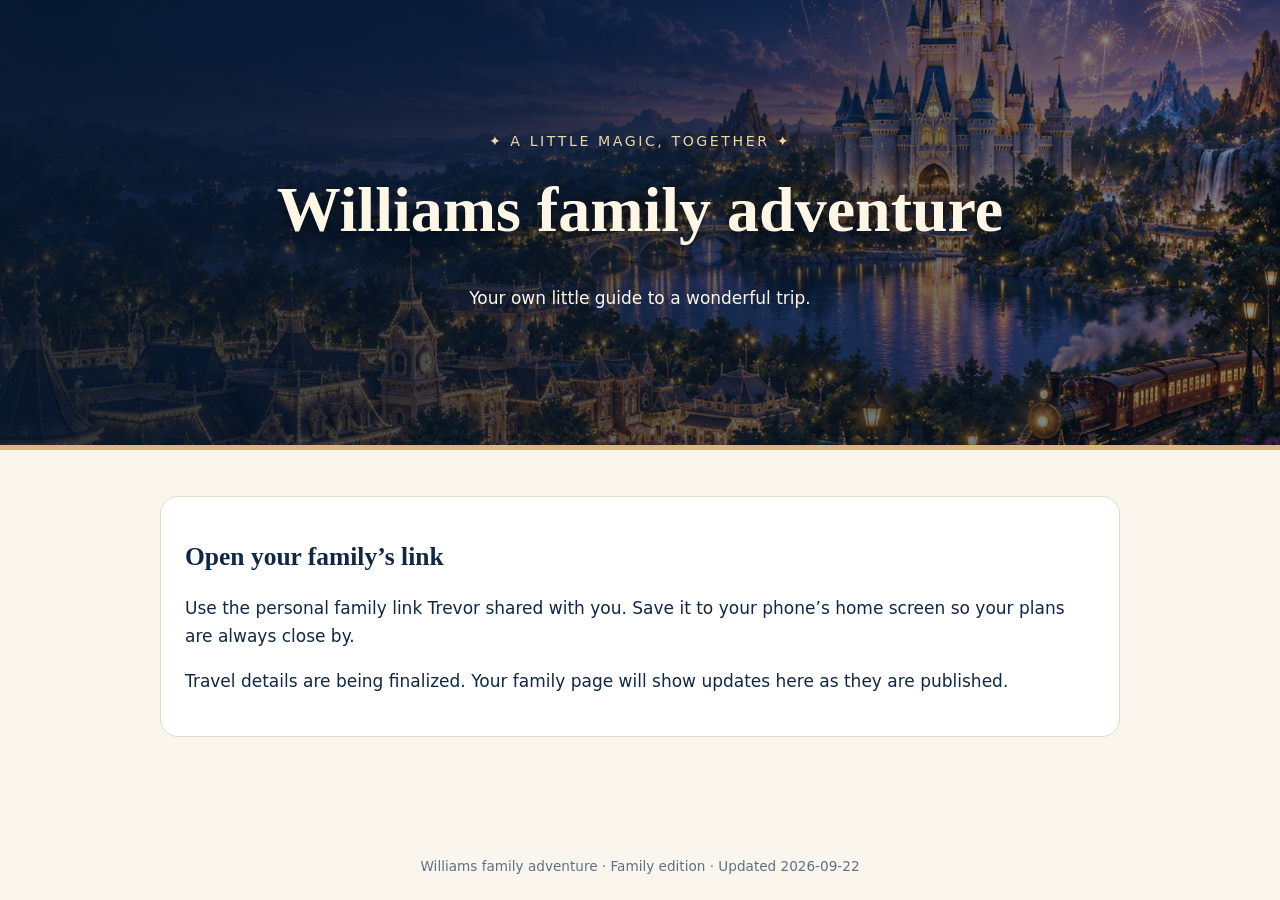
<file: index.html>
<!doctype html><html lang="en"><head><meta charset="utf-8"><meta name="viewport" content="width=device-width,initial-scale=1"><meta name="robots" content="noindex,nofollow"><title>Your family adventure · Williams family trip</title><link rel="stylesheet" href="style.css?v=art3"></head><body><header><small>✦ A little magic, together ✦</small><h1>Williams family adventure</h1><p>Your own little guide to a wonderful trip.</p></header><main><section><h2>Open your family’s link</h2><p>Use the personal family link Trevor shared with you. Save it to your phone’s home screen so your plans are always close by.</p><p>Travel details are being finalized. Your family page will show updates here as they are published.</p></section></main><footer>Williams family adventure · Family edition · Updated 2026-09-22</footer></body></html>
</file>
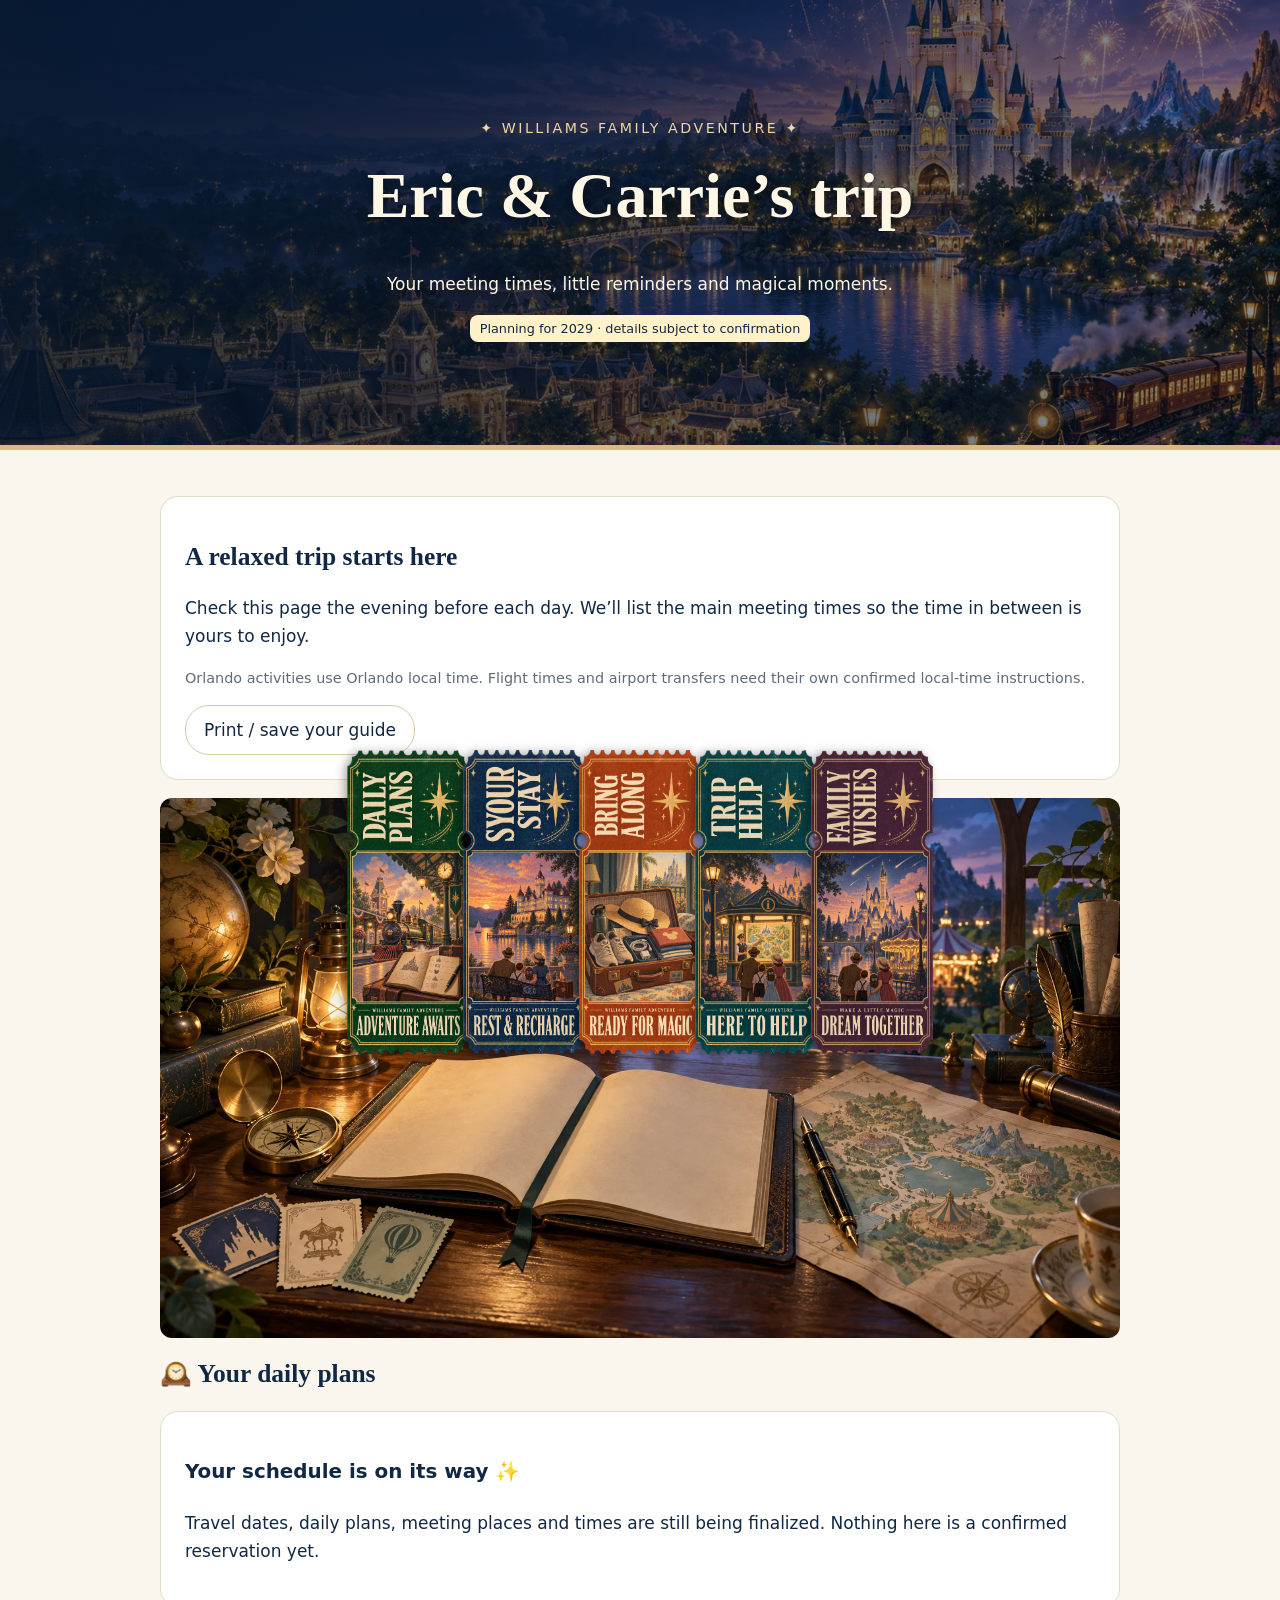
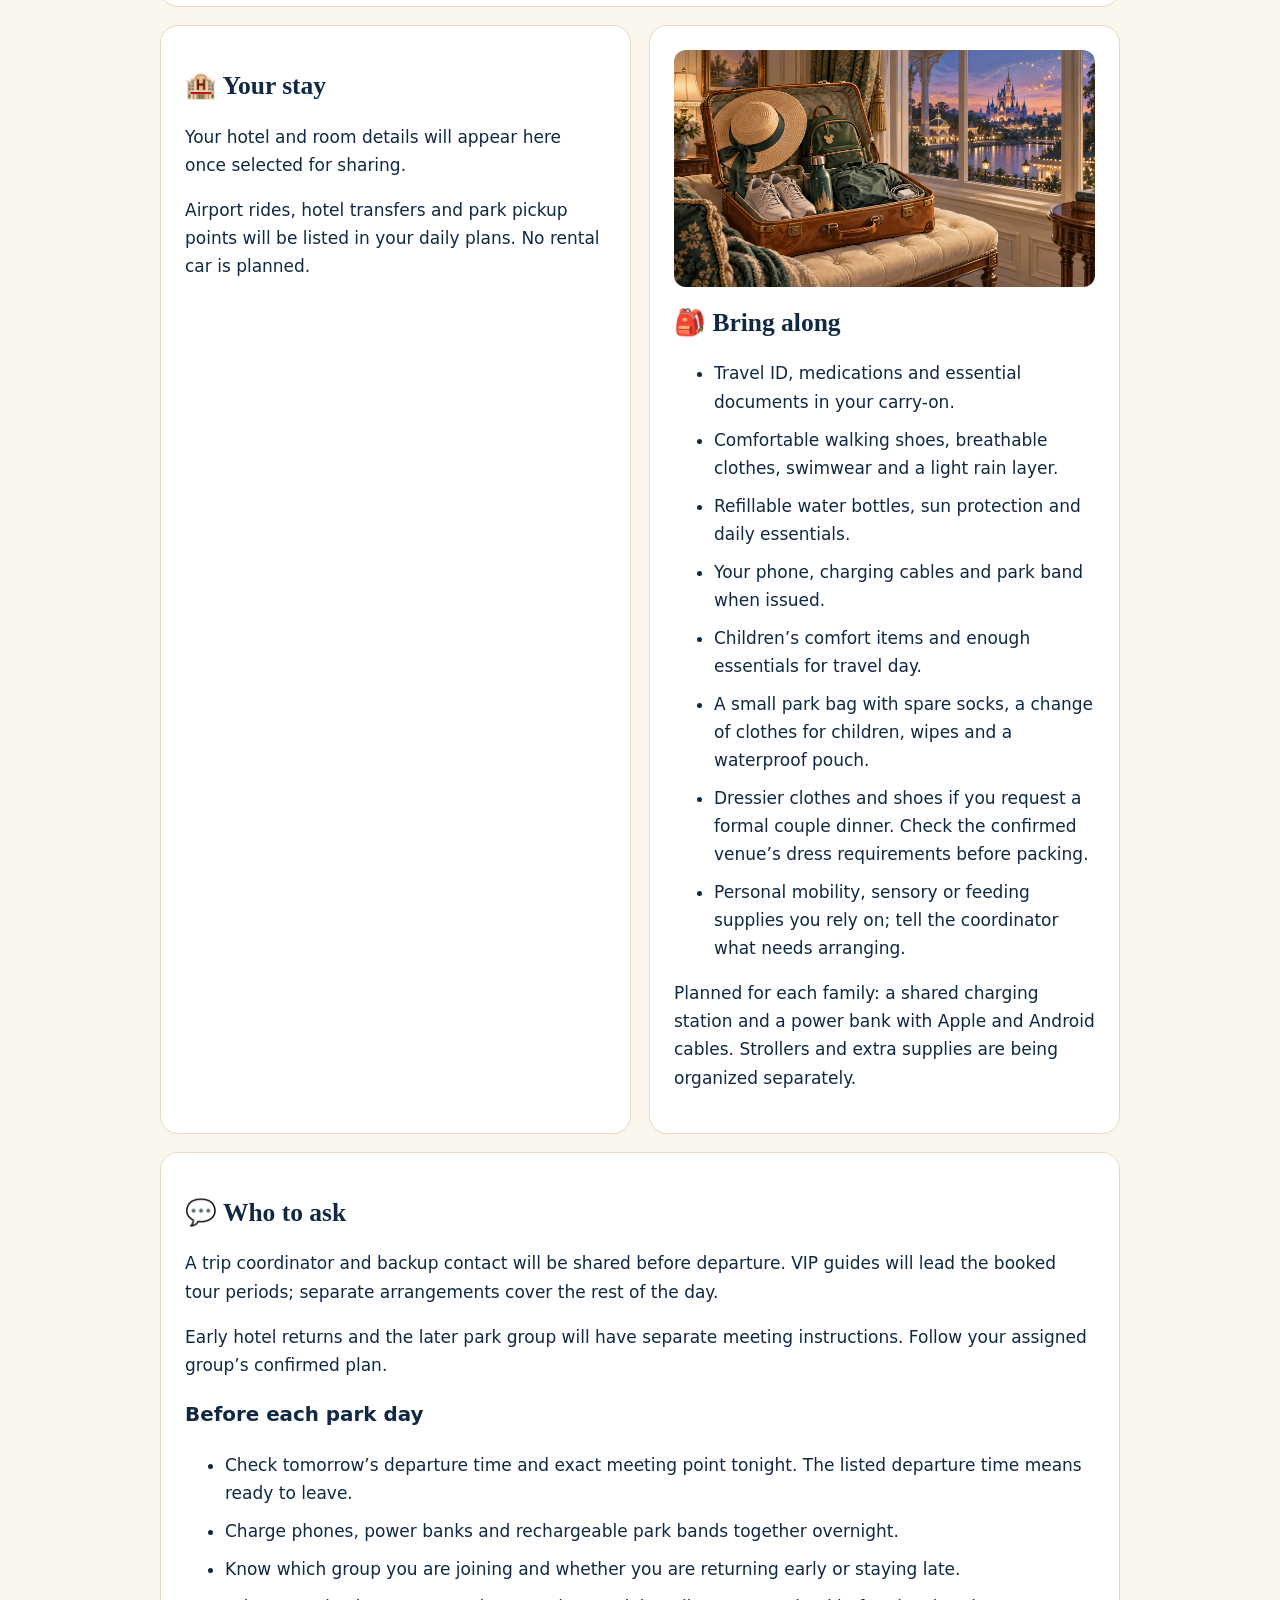
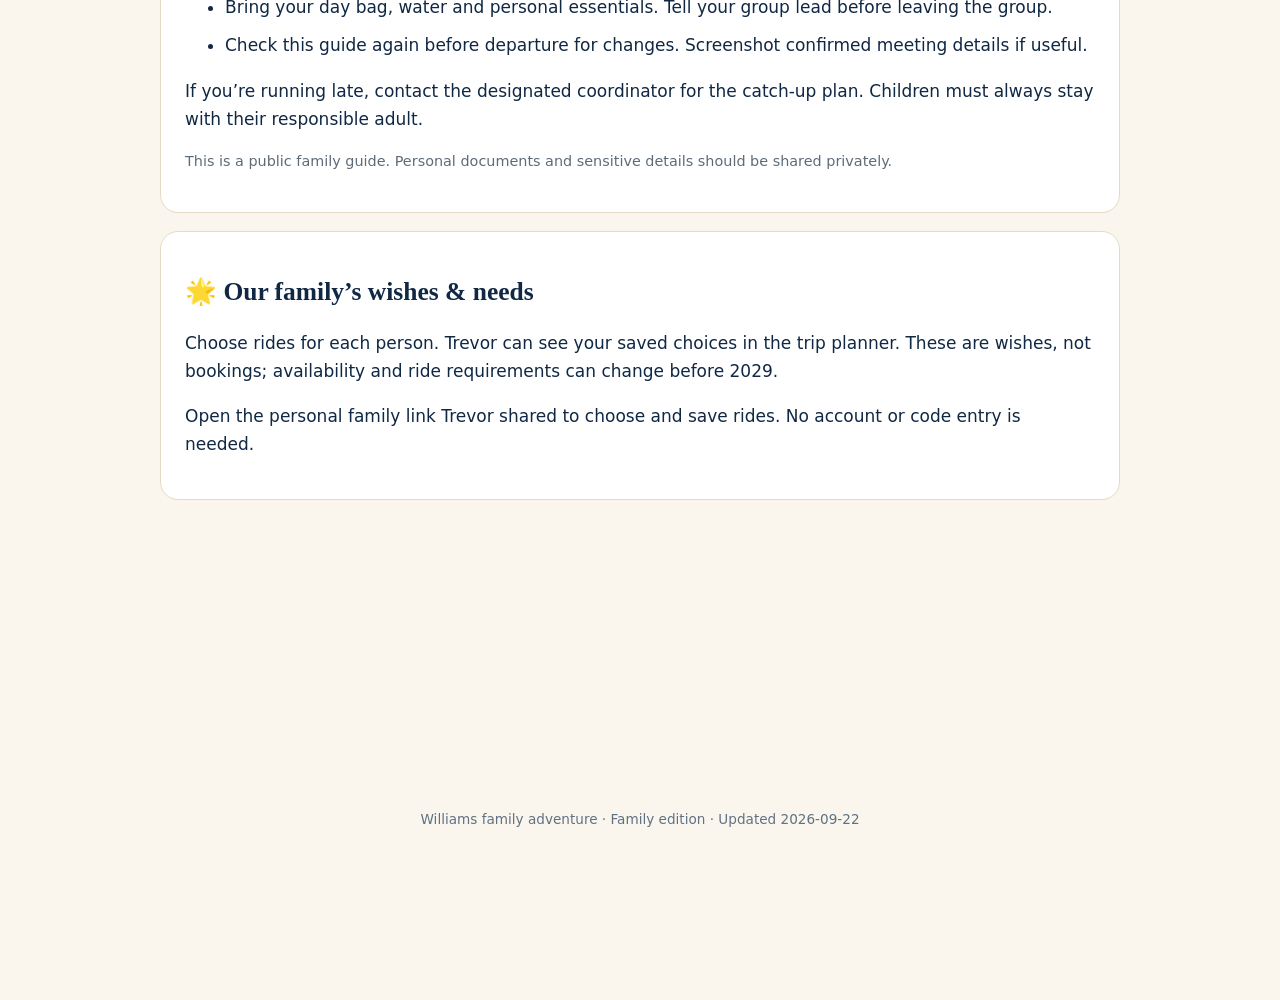
<file: Eric/index.html>
<!doctype html><html lang="en"><head><meta charset="utf-8"><meta name="viewport" content="width=device-width,initial-scale=1"><meta name="robots" content="noindex,nofollow"><title>Eric &amp; Carrie · Williams family trip</title><link rel="stylesheet" href="../style.css?v=art3"><link rel="stylesheet" href="../tickets.css"></head><body><header><small>✦ Williams family adventure ✦</small><h1>Eric &amp; Carrie’s trip</h1><p>Your meeting times, little reminders and magical moments.</p><span class="badge" style="color:#102844">Planning for 2029 · details subject to confirmation</span></header><main><section><h2>A relaxed trip starts here</h2><p>Check this page the evening before each day. We’ll list the main meeting times so the time in between is yours to enjoy.</p><p class="muted">Orlando activities use Orlando local time. Flight times and airport transfers need their own confirmed local-time instructions.</p><button onclick="document.querySelectorAll('details').forEach(d=>d.open=true);window.print()">Print / save your guide</button></section><div id="days"><img class="guide-art" src="../art/planning-desk.webp" alt="Storybook travel journal overlooking a magical park" loading="lazy" width="1672" height="941"><h2>🕰️ Your daily plans</h2><section><h3>Your schedule is on its way ✨</h3><p>Travel dates, daily plans, meeting places and times are still being finalized. Nothing here is a confirmed reservation yet.</p></section></div><div class="grid"><section id="stay"><h2>🏨 Your stay</h2><p>Your hotel and room details will appear here once selected for sharing.</p><p>Airport rides, hotel transfers and park pickup points will be listed in your daily plans. No rental car is planned.</p></section><section id="pack"><img class="guide-art" src="../art/ready-for-magic.webp" alt="Storybook illustration of a suitcase packed for adventure" loading="lazy" width="1672" height="941"><h2>🎒 Bring along</h2><ul><li>Travel ID, medications and essential documents in your carry-on.</li><li>Comfortable walking shoes, breathable clothes, swimwear and a light rain layer.</li><li>Refillable water bottles, sun protection and daily essentials.</li><li>Your phone, charging cables and park band when issued.</li><li>Children’s comfort items and enough essentials for travel day.</li><li>A small park bag with spare socks, a change of clothes for children, wipes and a waterproof pouch.</li><li>Dressier clothes and shoes if you request a formal couple dinner. Check the confirmed venue’s dress requirements before packing.</li><li>Personal mobility, sensory or feeding supplies you rely on; tell the coordinator what needs arranging.</li></ul><p>Planned for each family: a shared charging station and a power bank with Apple and Android cables. Strollers and extra supplies are being organized separately.</p></section></div><section id="help"><h2>💬 Who to ask</h2><p>A trip coordinator and backup contact will be shared before departure. VIP guides will lead the booked tour periods; separate arrangements cover the rest of the day.</p><p>Early hotel returns and the later park group will have separate meeting instructions. Follow your assigned group’s confirmed plan.</p><h3>Before each park day</h3><ul><li>Check tomorrow’s departure time and exact meeting point tonight. The listed departure time means ready to leave.</li><li>Charge phones, power banks and rechargeable park bands together overnight.</li><li>Know which group you are joining and whether you are returning early or staying late.</li><li>Bring your day bag, water and personal essentials. Tell your group lead before leaving the group.</li><li>Check this guide again before departure for changes. Screenshot confirmed meeting details if useful.</li></ul><p>If you’re running late, contact the designated coordinator for the catch-up plan. Children must always stay with their responsible adult.</p><p class="muted">This is a public family guide. Personal documents and sensitive details should be shared privately.</p></section></main><footer>Williams family adventure · Family edition · Updated 2026-09-22</footer><script src="../tickets.js?v=art2"></script><script type="module" src="../family-choices.js?v=sync1"></script></body></html>
</file>
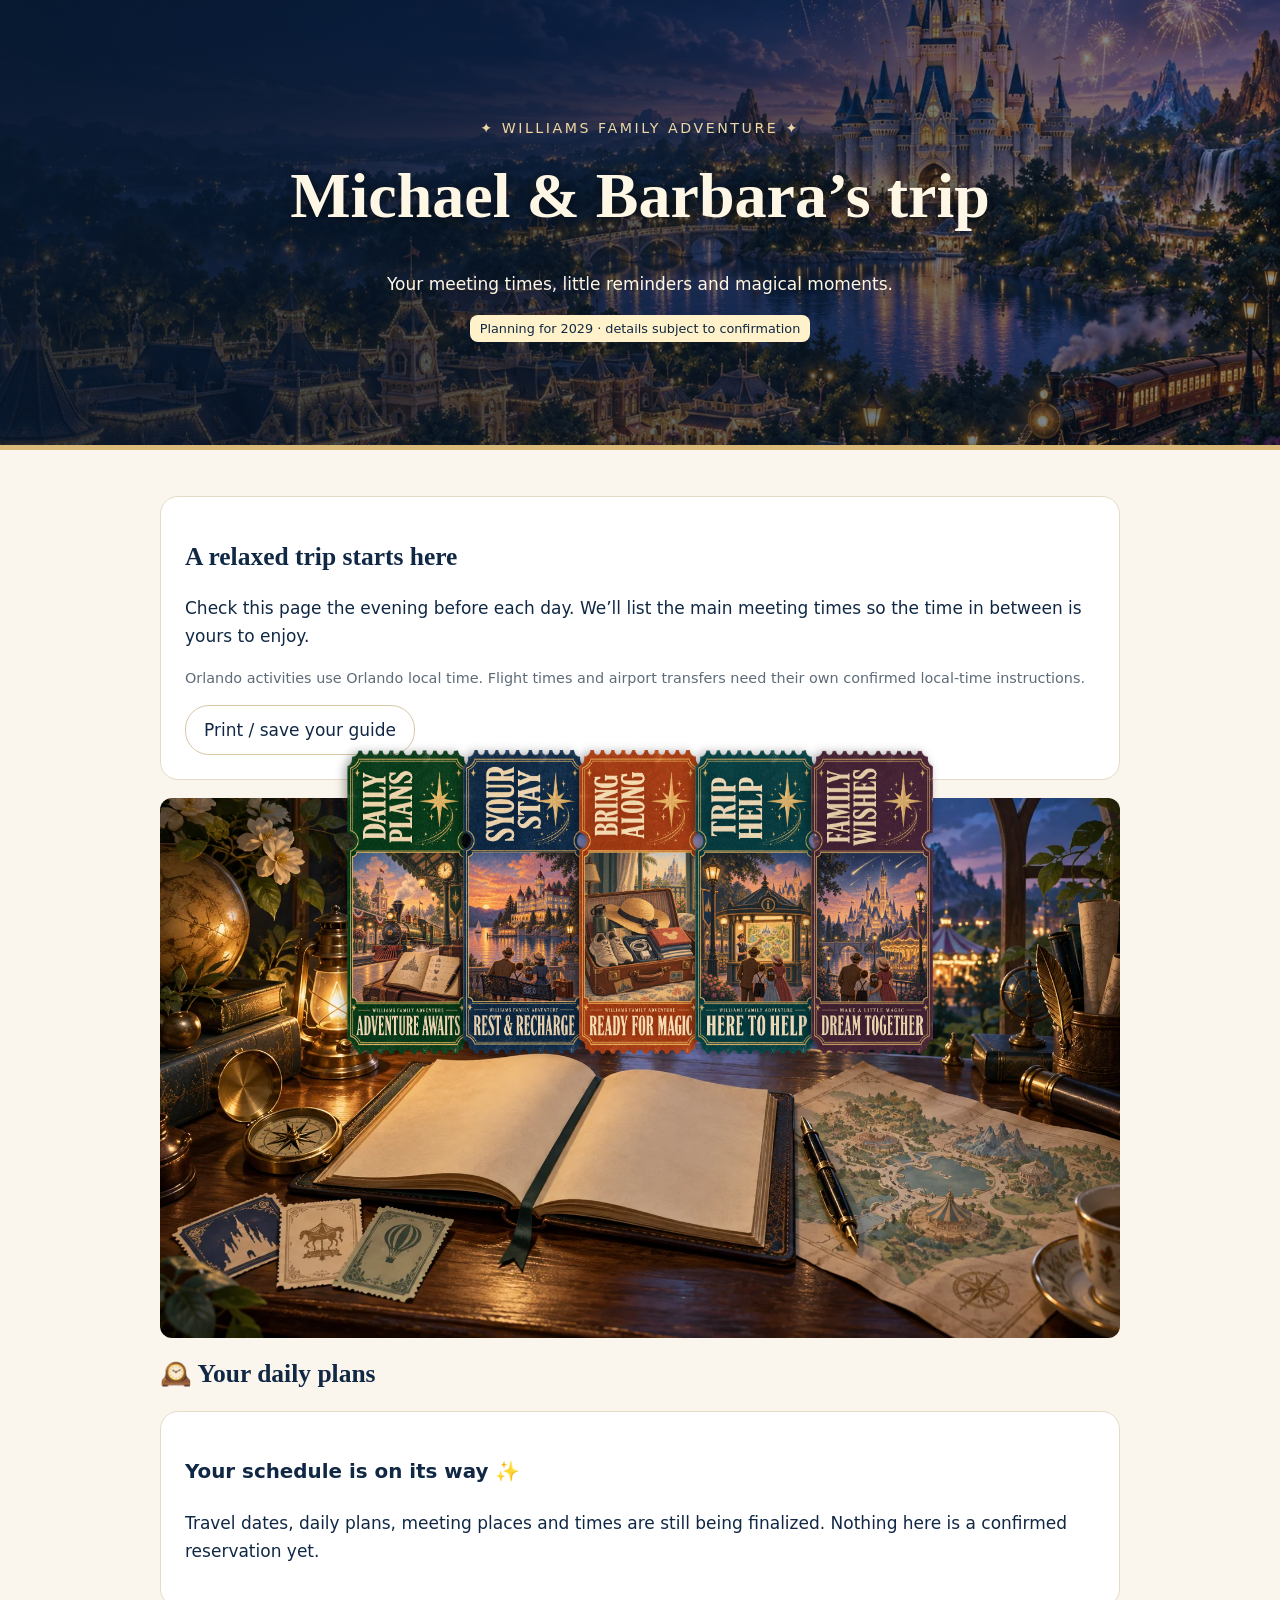
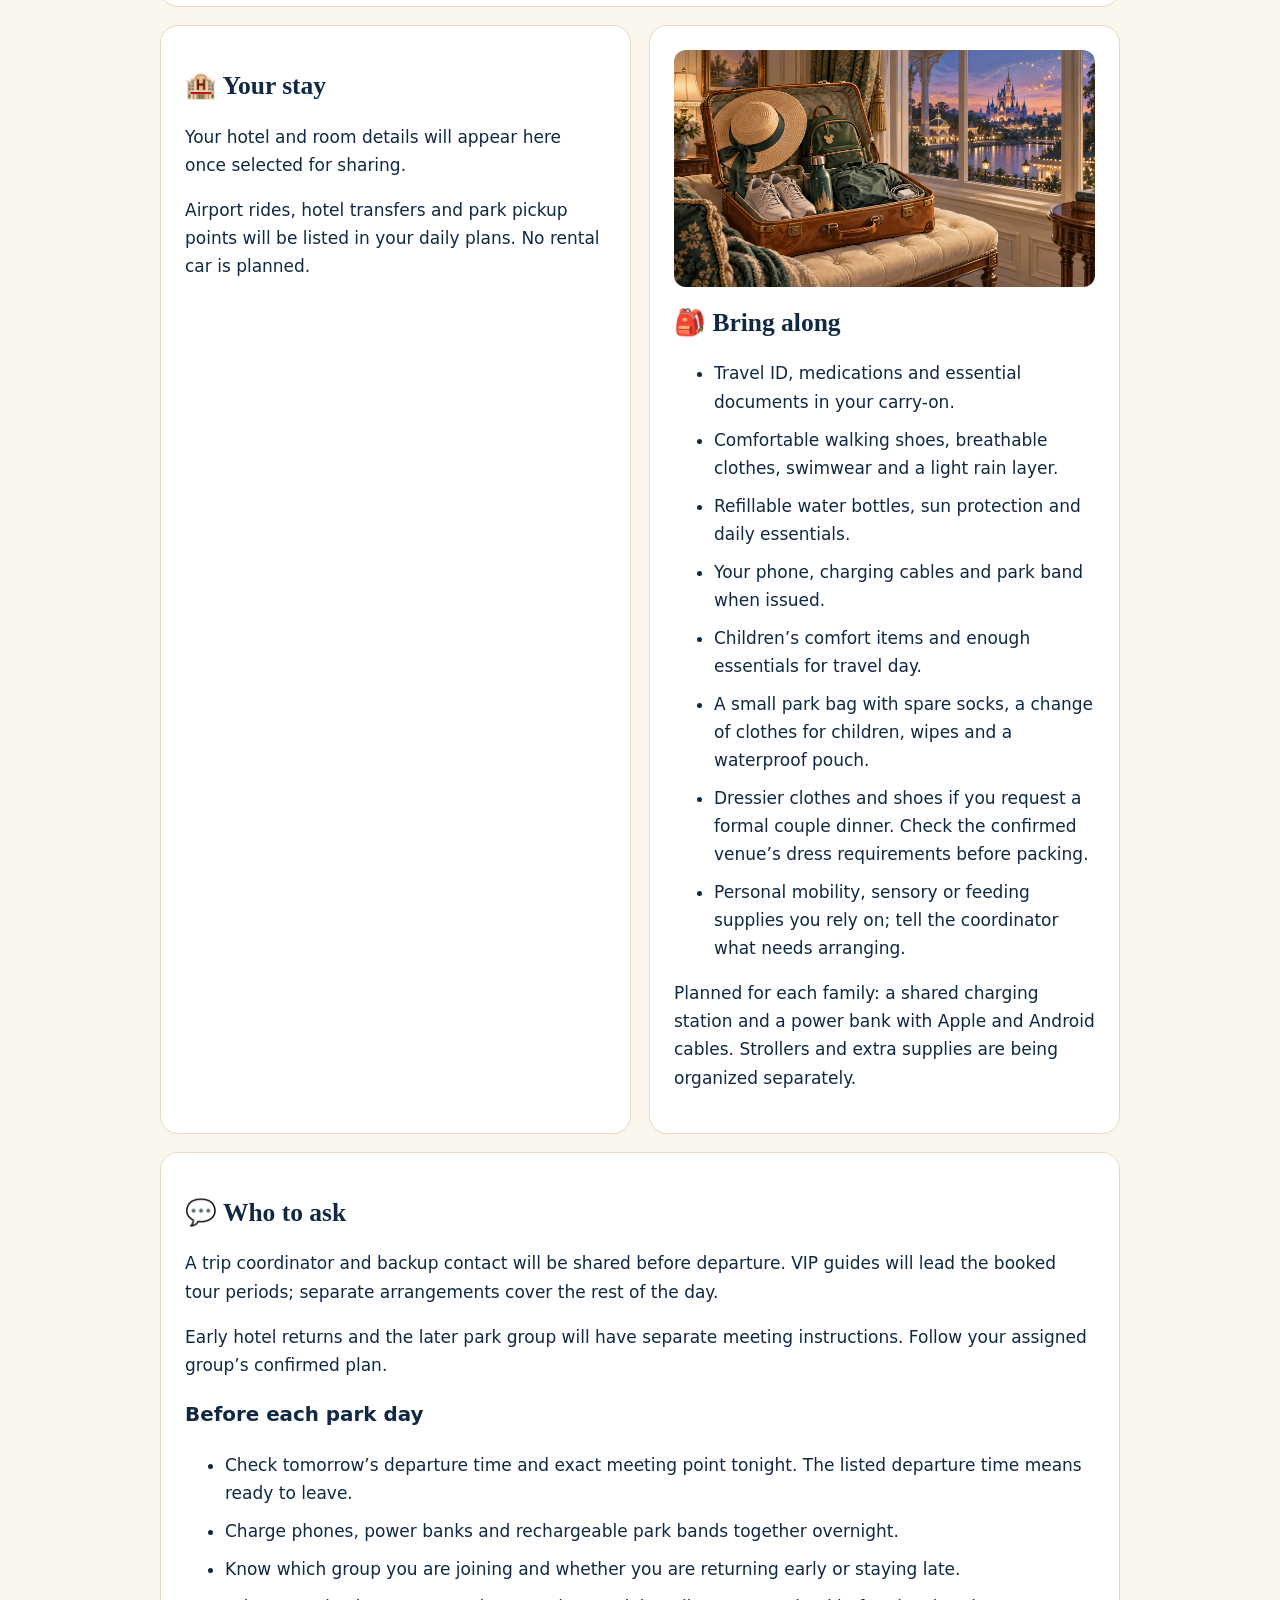
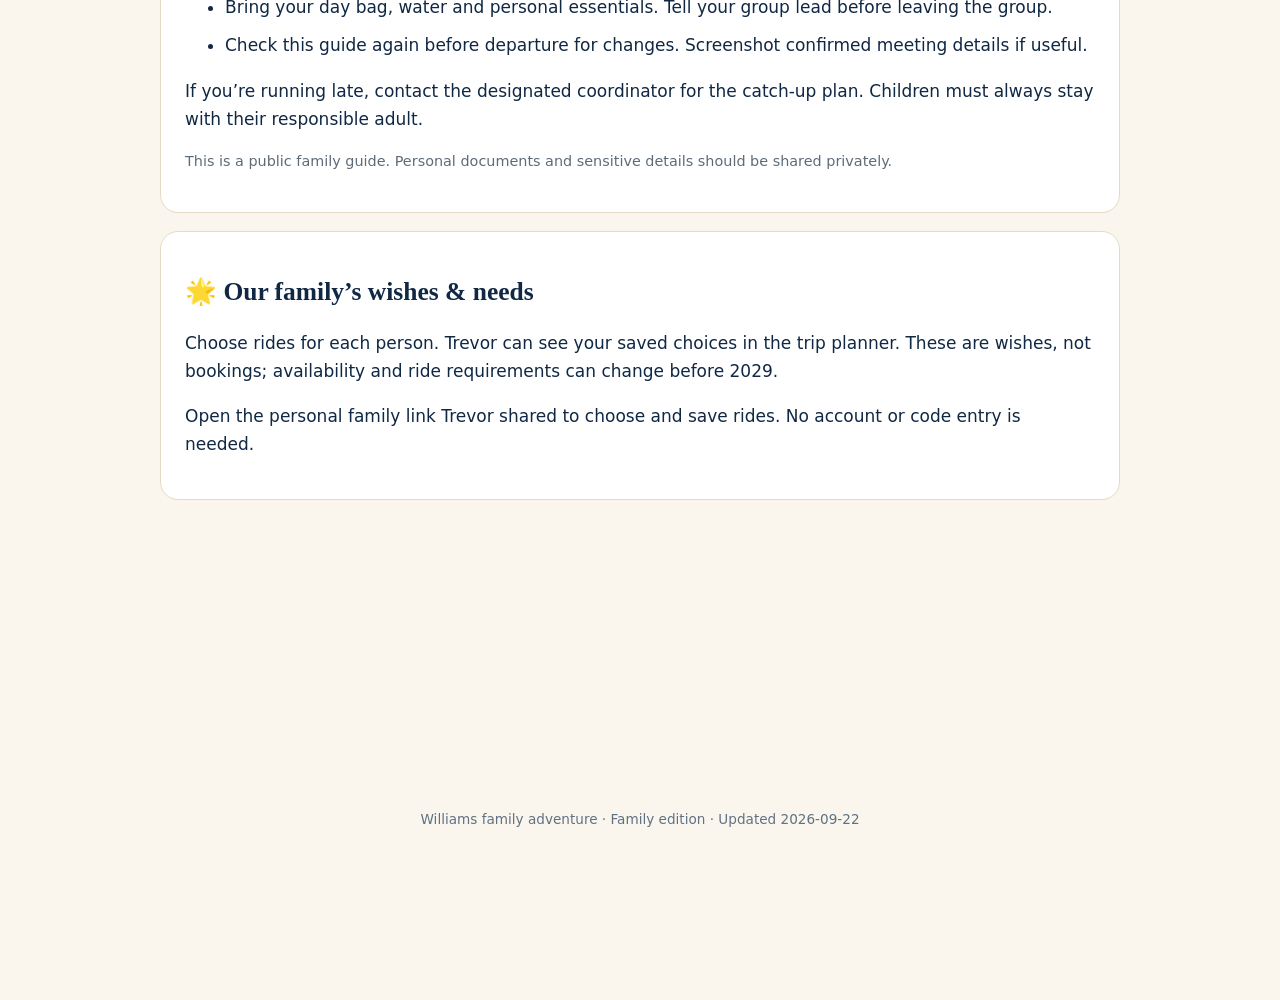
<file: Michael/index.html>
<!doctype html><html lang="en"><head><meta charset="utf-8"><meta name="viewport" content="width=device-width,initial-scale=1"><meta name="robots" content="noindex,nofollow"><title>Michael &amp; Barbara · Williams family trip</title><link rel="stylesheet" href="../style.css?v=art3"><link rel="stylesheet" href="../tickets.css"></head><body><header><small>✦ Williams family adventure ✦</small><h1>Michael &amp; Barbara’s trip</h1><p>Your meeting times, little reminders and magical moments.</p><span class="badge" style="color:#102844">Planning for 2029 · details subject to confirmation</span></header><main><section><h2>A relaxed trip starts here</h2><p>Check this page the evening before each day. We’ll list the main meeting times so the time in between is yours to enjoy.</p><p class="muted">Orlando activities use Orlando local time. Flight times and airport transfers need their own confirmed local-time instructions.</p><button onclick="document.querySelectorAll('details').forEach(d=>d.open=true);window.print()">Print / save your guide</button></section><div id="days"><img class="guide-art" src="../art/planning-desk.webp" alt="Storybook travel journal overlooking a magical park" loading="lazy" width="1672" height="941"><h2>🕰️ Your daily plans</h2><section><h3>Your schedule is on its way ✨</h3><p>Travel dates, daily plans, meeting places and times are still being finalized. Nothing here is a confirmed reservation yet.</p></section></div><div class="grid"><section id="stay"><h2>🏨 Your stay</h2><p>Your hotel and room details will appear here once selected for sharing.</p><p>Airport rides, hotel transfers and park pickup points will be listed in your daily plans. No rental car is planned.</p></section><section id="pack"><img class="guide-art" src="../art/ready-for-magic.webp" alt="Storybook illustration of a suitcase packed for adventure" loading="lazy" width="1672" height="941"><h2>🎒 Bring along</h2><ul><li>Travel ID, medications and essential documents in your carry-on.</li><li>Comfortable walking shoes, breathable clothes, swimwear and a light rain layer.</li><li>Refillable water bottles, sun protection and daily essentials.</li><li>Your phone, charging cables and park band when issued.</li><li>Children’s comfort items and enough essentials for travel day.</li><li>A small park bag with spare socks, a change of clothes for children, wipes and a waterproof pouch.</li><li>Dressier clothes and shoes if you request a formal couple dinner. Check the confirmed venue’s dress requirements before packing.</li><li>Personal mobility, sensory or feeding supplies you rely on; tell the coordinator what needs arranging.</li></ul><p>Planned for each family: a shared charging station and a power bank with Apple and Android cables. Strollers and extra supplies are being organized separately.</p></section></div><section id="help"><h2>💬 Who to ask</h2><p>A trip coordinator and backup contact will be shared before departure. VIP guides will lead the booked tour periods; separate arrangements cover the rest of the day.</p><p>Early hotel returns and the later park group will have separate meeting instructions. Follow your assigned group’s confirmed plan.</p><h3>Before each park day</h3><ul><li>Check tomorrow’s departure time and exact meeting point tonight. The listed departure time means ready to leave.</li><li>Charge phones, power banks and rechargeable park bands together overnight.</li><li>Know which group you are joining and whether you are returning early or staying late.</li><li>Bring your day bag, water and personal essentials. Tell your group lead before leaving the group.</li><li>Check this guide again before departure for changes. Screenshot confirmed meeting details if useful.</li></ul><p>If you’re running late, contact the designated coordinator for the catch-up plan. Children must always stay with their responsible adult.</p><p class="muted">This is a public family guide. Personal documents and sensitive details should be shared privately.</p></section></main><footer>Williams family adventure · Family edition · Updated 2026-09-22</footer><script src="../tickets.js?v=art2"></script><script type="module" src="../family-choices.js?v=sync1"></script></body></html>
</file>
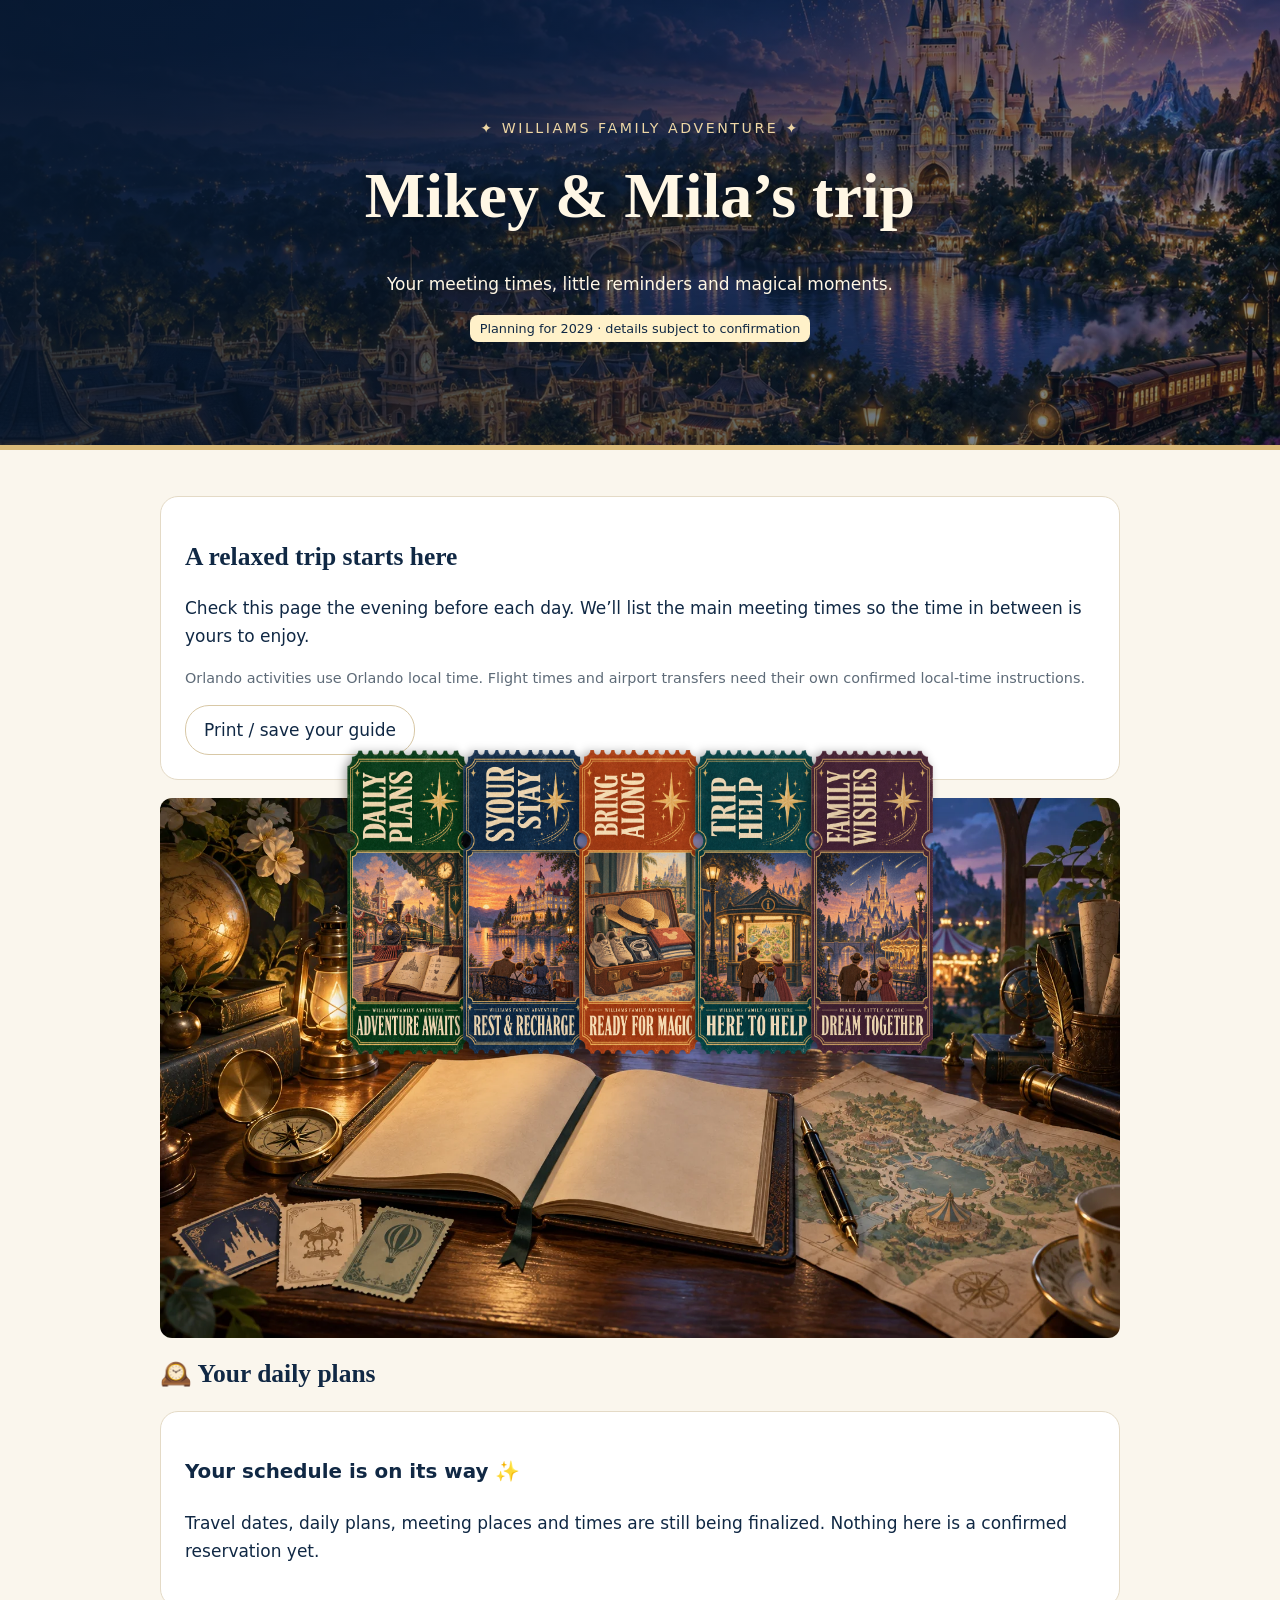
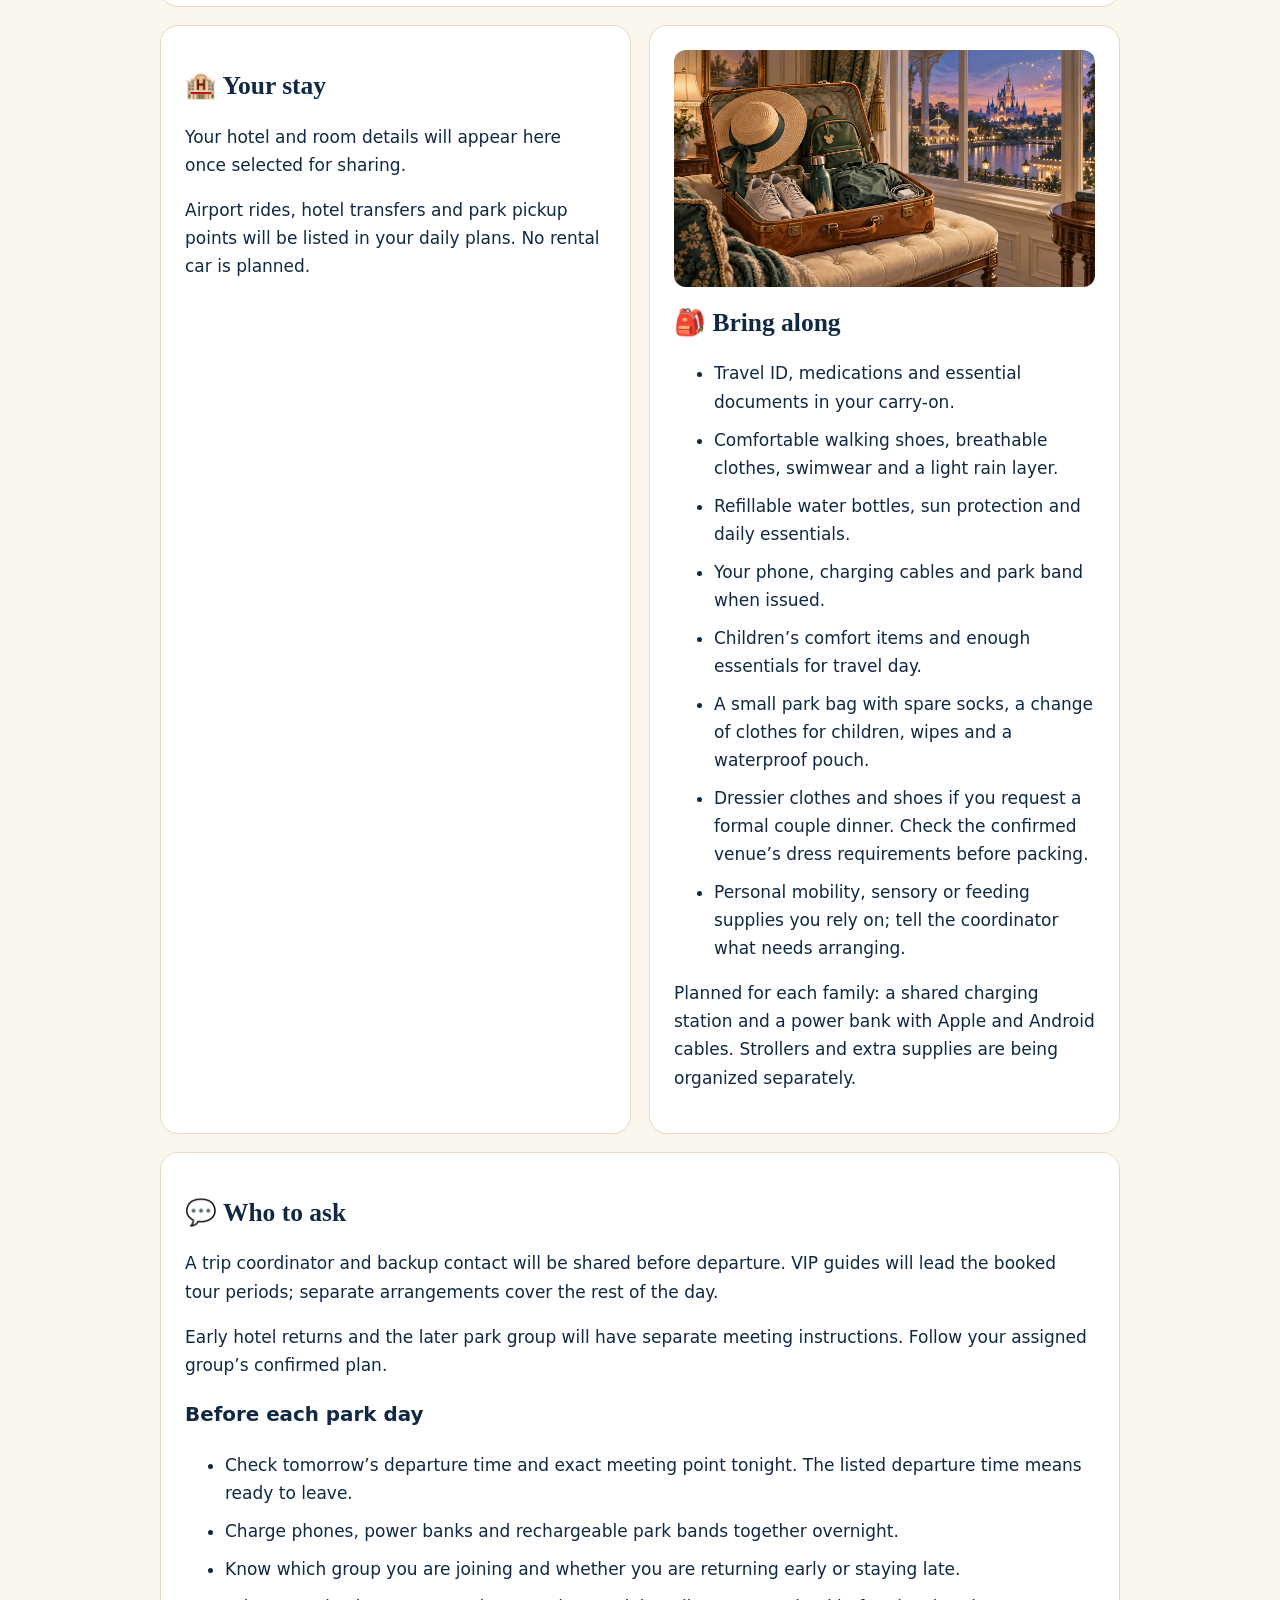
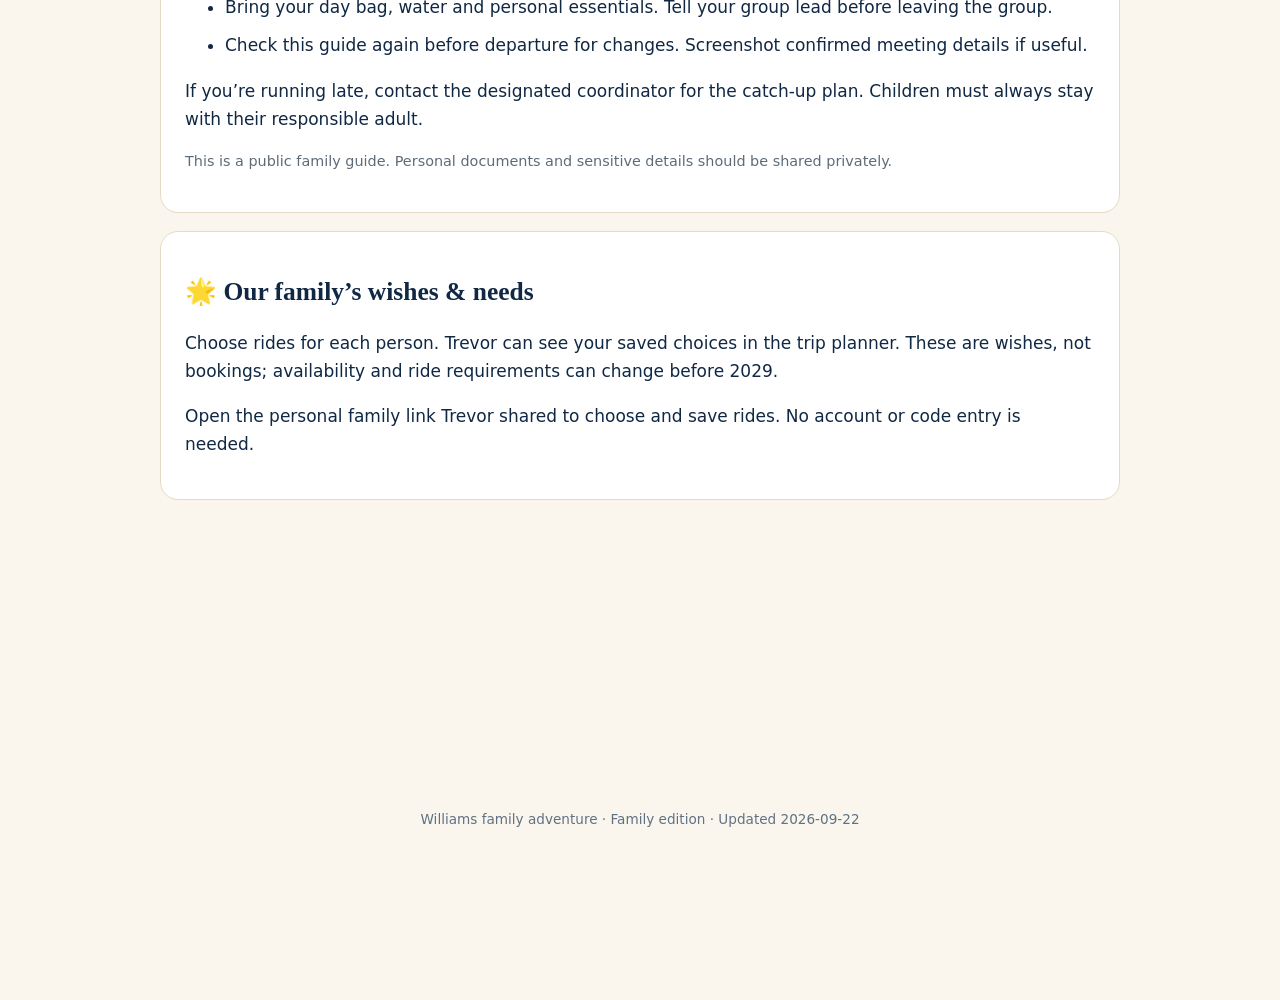
<file: Mikey/index.html>
<!doctype html><html lang="en"><head><meta charset="utf-8"><meta name="viewport" content="width=device-width,initial-scale=1"><meta name="robots" content="noindex,nofollow"><title>Mikey &amp; Mila · Williams family trip</title><link rel="stylesheet" href="../style.css?v=art3"><link rel="stylesheet" href="../tickets.css"></head><body><header><small>✦ Williams family adventure ✦</small><h1>Mikey &amp; Mila’s trip</h1><p>Your meeting times, little reminders and magical moments.</p><span class="badge" style="color:#102844">Planning for 2029 · details subject to confirmation</span></header><main><section><h2>A relaxed trip starts here</h2><p>Check this page the evening before each day. We’ll list the main meeting times so the time in between is yours to enjoy.</p><p class="muted">Orlando activities use Orlando local time. Flight times and airport transfers need their own confirmed local-time instructions.</p><button onclick="document.querySelectorAll('details').forEach(d=>d.open=true);window.print()">Print / save your guide</button></section><div id="days"><img class="guide-art" src="../art/planning-desk.webp" alt="Storybook travel journal overlooking a magical park" loading="lazy" width="1672" height="941"><h2>🕰️ Your daily plans</h2><section><h3>Your schedule is on its way ✨</h3><p>Travel dates, daily plans, meeting places and times are still being finalized. Nothing here is a confirmed reservation yet.</p></section></div><div class="grid"><section id="stay"><h2>🏨 Your stay</h2><p>Your hotel and room details will appear here once selected for sharing.</p><p>Airport rides, hotel transfers and park pickup points will be listed in your daily plans. No rental car is planned.</p></section><section id="pack"><img class="guide-art" src="../art/ready-for-magic.webp" alt="Storybook illustration of a suitcase packed for adventure" loading="lazy" width="1672" height="941"><h2>🎒 Bring along</h2><ul><li>Travel ID, medications and essential documents in your carry-on.</li><li>Comfortable walking shoes, breathable clothes, swimwear and a light rain layer.</li><li>Refillable water bottles, sun protection and daily essentials.</li><li>Your phone, charging cables and park band when issued.</li><li>Children’s comfort items and enough essentials for travel day.</li><li>A small park bag with spare socks, a change of clothes for children, wipes and a waterproof pouch.</li><li>Dressier clothes and shoes if you request a formal couple dinner. Check the confirmed venue’s dress requirements before packing.</li><li>Personal mobility, sensory or feeding supplies you rely on; tell the coordinator what needs arranging.</li></ul><p>Planned for each family: a shared charging station and a power bank with Apple and Android cables. Strollers and extra supplies are being organized separately.</p></section></div><section id="help"><h2>💬 Who to ask</h2><p>A trip coordinator and backup contact will be shared before departure. VIP guides will lead the booked tour periods; separate arrangements cover the rest of the day.</p><p>Early hotel returns and the later park group will have separate meeting instructions. Follow your assigned group’s confirmed plan.</p><h3>Before each park day</h3><ul><li>Check tomorrow’s departure time and exact meeting point tonight. The listed departure time means ready to leave.</li><li>Charge phones, power banks and rechargeable park bands together overnight.</li><li>Know which group you are joining and whether you are returning early or staying late.</li><li>Bring your day bag, water and personal essentials. Tell your group lead before leaving the group.</li><li>Check this guide again before departure for changes. Screenshot confirmed meeting details if useful.</li></ul><p>If you’re running late, contact the designated coordinator for the catch-up plan. Children must always stay with their responsible adult.</p><p class="muted">This is a public family guide. Personal documents and sensitive details should be shared privately.</p></section></main><footer>Williams family adventure · Family edition · Updated 2026-09-22</footer><script src="../tickets.js?v=art2"></script><script type="module" src="../family-choices.js?v=sync1"></script></body></html>
</file>
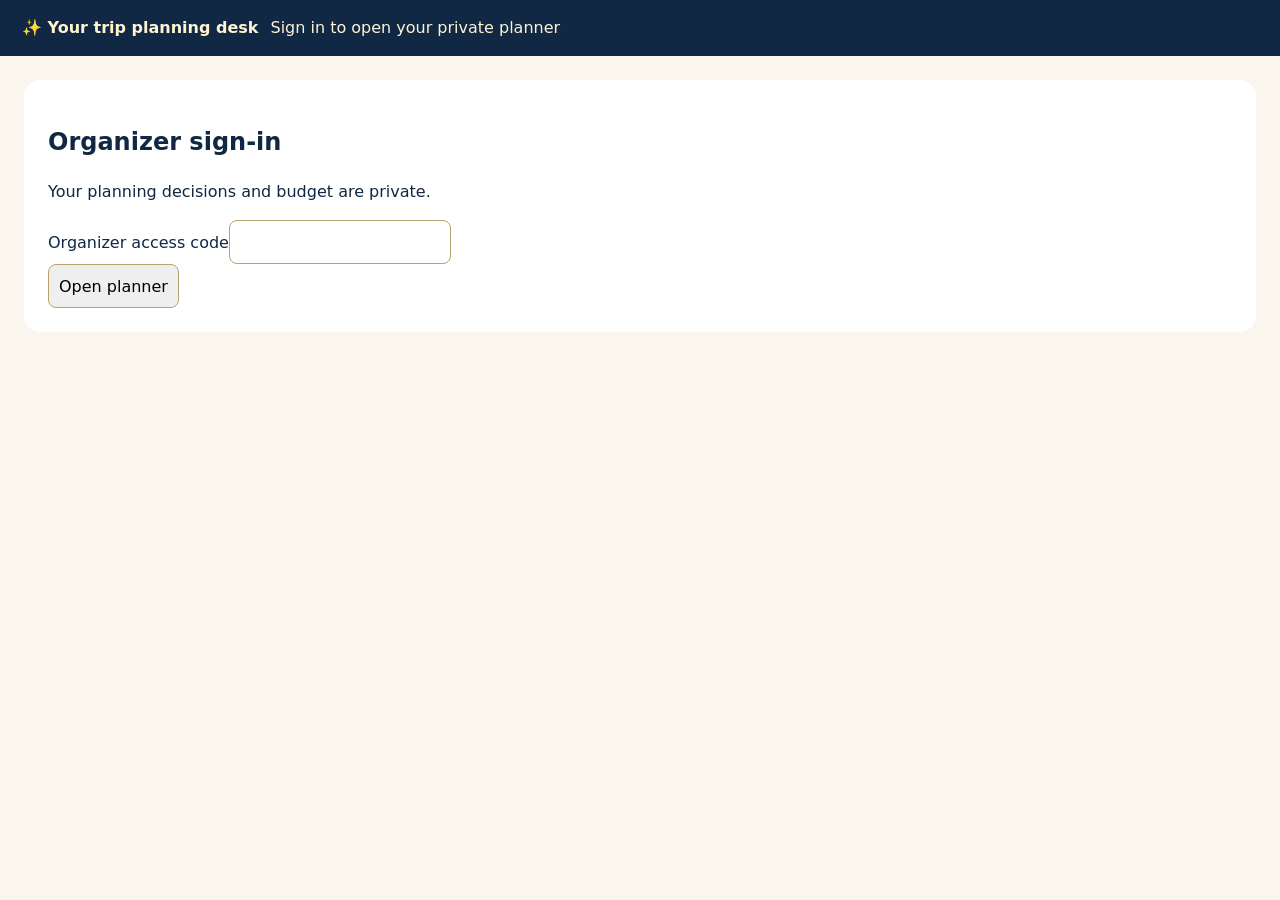
<file: planner/index.html>
<!doctype html><html lang="en"><head><meta charset="utf-8"><meta name="viewport" content="width=device-width,initial-scale=1"><meta name="robots" content="noindex,nofollow"><title>Private trip planner</title><style>html{height:100%}body{height:100vh;height:100dvh;display:flex;flex-direction:column;overflow:hidden;margin:0;font:16px/1.5 system-ui;background:#faf6ed;color:#102844}header{flex:none;padding:16px 22px;background:#102844;color:#fff3d1;display:flex;gap:12px;align-items:center;flex-wrap:wrap}button,input{height:44px;box-sizing:border-box;line-height:22px;font:inherit;padding:10px;border:1px solid #bba16b;border-radius:8px}button{cursor:pointer}#login,#responses{overflow:auto;flex-shrink:1;margin:24px;padding:24px;background:white;border-radius:16px}#planner{display:block;border:0;width:100%;flex:1;min-height:0;height:0}#status{flex:1}details{margin:12px 0}label{display:block}a{color:#bfe5ff}[hidden]{display:none!important}</style></head><body><header><strong>✨ Your trip planning desk</strong><span id="status" role="status">Connecting…</span><button id="save" hidden>Save now</button><button id="review" hidden>Family ride choices</button><button id="backup" hidden>Download unsaved draft</button><button id="logout" hidden>Sign out</button></header><section id="login" hidden><h1>Organizer sign-in</h1><p>Your planning decisions and budget are private.</p><form><label>Organizer access code<input type="password" autocomplete="current-password" required></label><button>Open planner</button></form></section><section id="responses" hidden><h2>Family ride choices</h2><p>These are saved directly by each family. Importing updates their ride selections in your planner.</p><div id="response-list"></div><button id="apply">Use these choices in my planner</button><button id="close">Close</button></section><iframe id="planner" title="Complete private trip planner" sandbox="allow-scripts allow-modals allow-downloads allow-popups allow-popups-to-escape-sandbox" hidden></iframe><script type="module">
import {connect} from '../client.js';
import {appendResponseSummary} from '../response-summary.js';
const $=s=>document.querySelector(s),status=$('#status');let client,sha=null,latest=null,saved=null,timer,busy=false,conflict=false,catalog,responses=[];
const say=text=>status.textContent=text;
async function save(){clearTimeout(timer);if(busy||conflict||!latest||JSON.stringify(latest)===saved)return;busy=true;const snapshot=JSON.stringify(latest);say('Saving to private GitHub…');try{const result=await client.api('/planner',{method:'PUT',body:JSON.stringify({sha,data:JSON.parse(snapshot)})});sha=result.sha;saved=snapshot;say('Saved to GitHub · '+new Date().toLocaleTimeString());}catch(e){conflict=e.status===409;say(e.message+' Your draft is still open; download it before reloading.')}finally{busy=false;if(!conflict&&saved===snapshot&&JSON.stringify(latest)!==saved)timer=setTimeout(save,1500)}}
async function open(){const [state,documentData]=await Promise.all([client.api('/planner'),client.api('/planner-document')]);if(!documentData.html)throw Error('Organizer document not ready');sha=state.sha;latest=state.data||{};saved=JSON.stringify(latest);const initial=JSON.stringify(latest).replaceAll('<','\\u003c');const base=new URL('../',location.href).href;const prelude='<base href="'+base+'"><script>window.__INITIAL_PLANNER_STATE__='+initial+';<\/script>';$('#planner').srcdoc=documentData.html.replace('<head>','<head>'+prelude);$('#planner').hidden=false;$('#login').hidden=true;for(const id of ['save','review','backup','logout'])$('#'+id).hidden=false;say(state.data?'Loaded from GitHub':'New planner · changes will save to GitHub')}
window.addEventListener('message',async e=>{if(e.source!==$('#planner').contentWindow)return;if(e.data?.type==='planner-restore'){while(busy)await new Promise(r=>setTimeout(r,100));await save();if(JSON.stringify(latest)===saved)await open();return}if(e.data?.type!=='planner-state')return;latest=e.data.values;if(JSON.stringify(latest)!==saved){say('Unsaved changes…');clearTimeout(timer);timer=setTimeout(save,1500)}});
window.addEventListener('beforeunload',e=>{if(latest&&JSON.stringify(latest)!==saved){e.preventDefault();e.returnValue=''}});
$('#save').onclick=save;$('#logout').onclick=()=>{if(latest&&JSON.stringify(latest)!==saved&&!confirm('There are unsaved changes. Sign out anyway?'))return;client.logout()};
$('#backup').onclick=()=>{const values=latest||{},url=URL.createObjectURL(new Blob([JSON.stringify({format:'williams-planner-backup-v1',values},null,2)],{type:'application/json'}));const a=document.createElement('a');a.href=url;a.download='williams-planner-backup.json';a.click();setTimeout(()=>URL.revokeObjectURL(url),1000)};
$('#review').onclick=async()=>{try{[catalog,{responses}]=await Promise.all([client.api('/catalog'),client.api('/responses')]);const {links}=await client.api('/family-links');const list=$('#response-list');list.replaceChildren();for(const item of responses){const detail=document.createElement('details'),title=document.createElement('summary');title.textContent=item.family+' · '+(item.data?'Saved '+new Date(item.data.updatedAt).toLocaleString():'Not submitted');detail.append(title);if(links[item.family]){const label=document.createElement('label');label.textContent='Share this family link';const input=document.createElement('input');input.readOnly=true;input.value=links[item.family];input.style.width='100%';input.onclick=()=>input.select();label.append(input);detail.append(label)}for(const [person,rides] of Object.entries(item.data?.choices||{})){const p=document.createElement('p');p.textContent=(catalog.people.find(x=>x.id===person)?.name||person)+': '+(rides.map(id=>catalog.rides.find(r=>r.id===id)?.name||id).join(', ')||'No rides selected');detail.append(p)}appendResponseSummary(detail,item.data,catalog);list.append(detail)}$('#responses').hidden=false}catch(e){say(e.message)}};
$('#apply').onclick=()=>{const choices={};for(const response of responses){if(!response.data)continue;for(const person of catalog.people.filter(p=>p.family===response.family)){if(!Object.hasOwn(response.data.choices,person.id))continue;for(const ride of catalog.rides)choices[person.id+'_'+ride.id]=response.data.choices[person.id].includes(ride.id)}}$('#planner').contentWindow.postMessage({type:'apply-family-rides',choices},'*');$('#responses').hidden=true};$('#close').onclick=()=>$('#responses').hidden=true;
$('#login form').onsubmit=async e=>{e.preventDefault();try{await client.login($('#login input').value);$('#login input').value='';await open()}catch(error){say(error.message)}};
try{client=await connect('planner');if(client.authenticated)await open();else{$('#login').hidden=false;say('Sign in to open your private planner')}}catch(e){say(e.message);$('#login').hidden=!client}
</script></body></html>
</file>
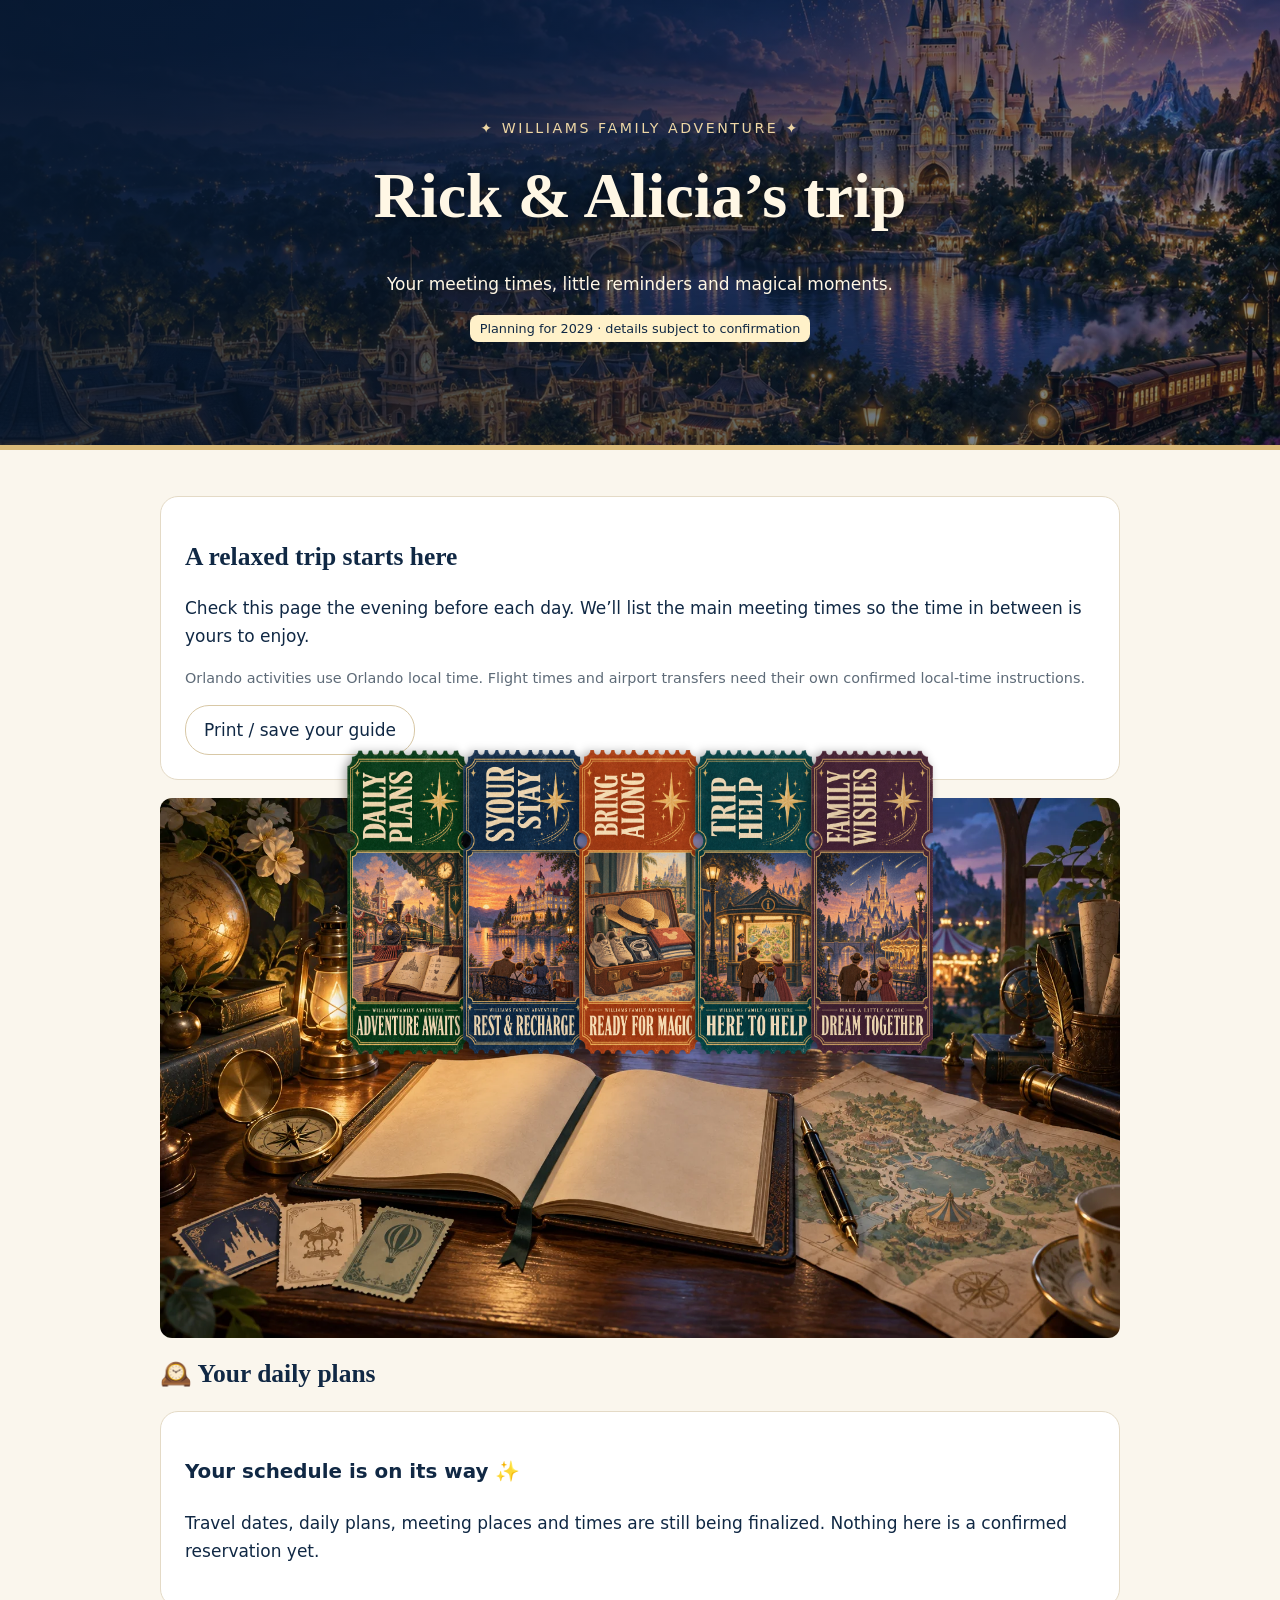
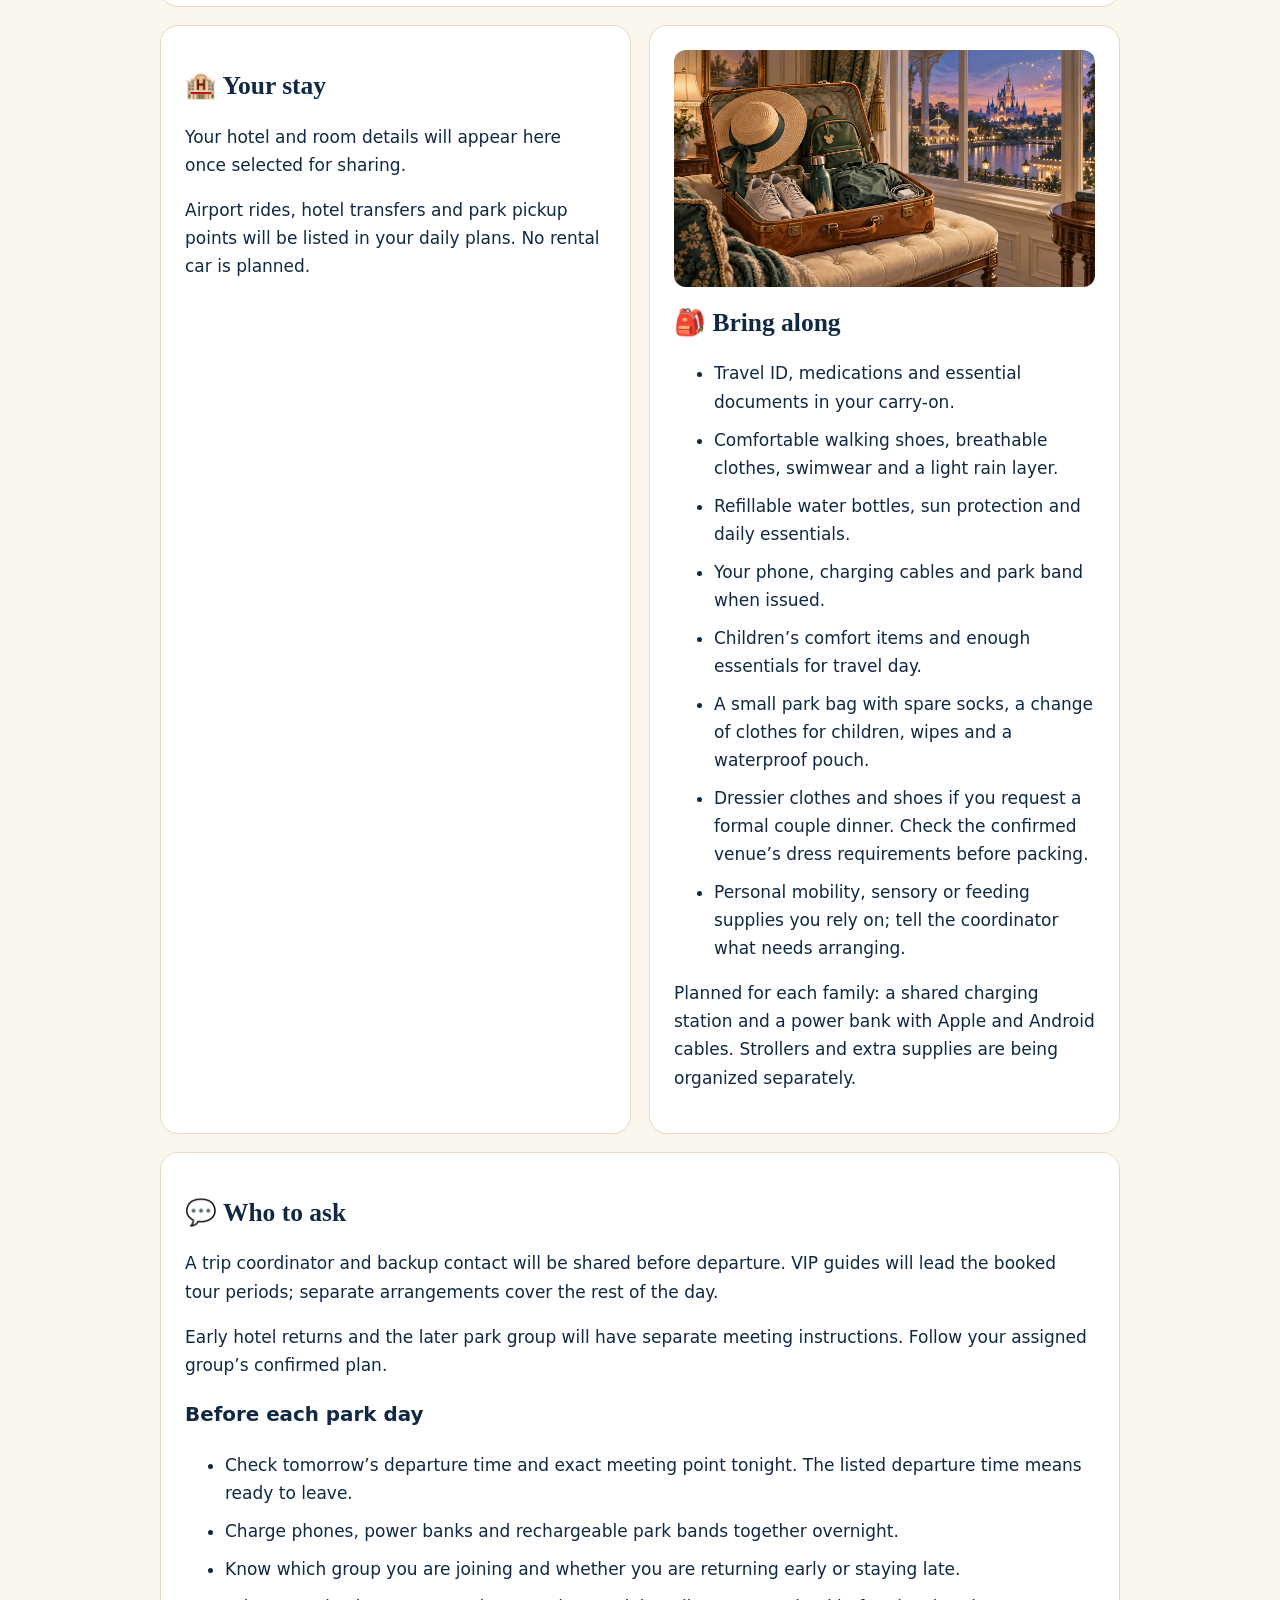
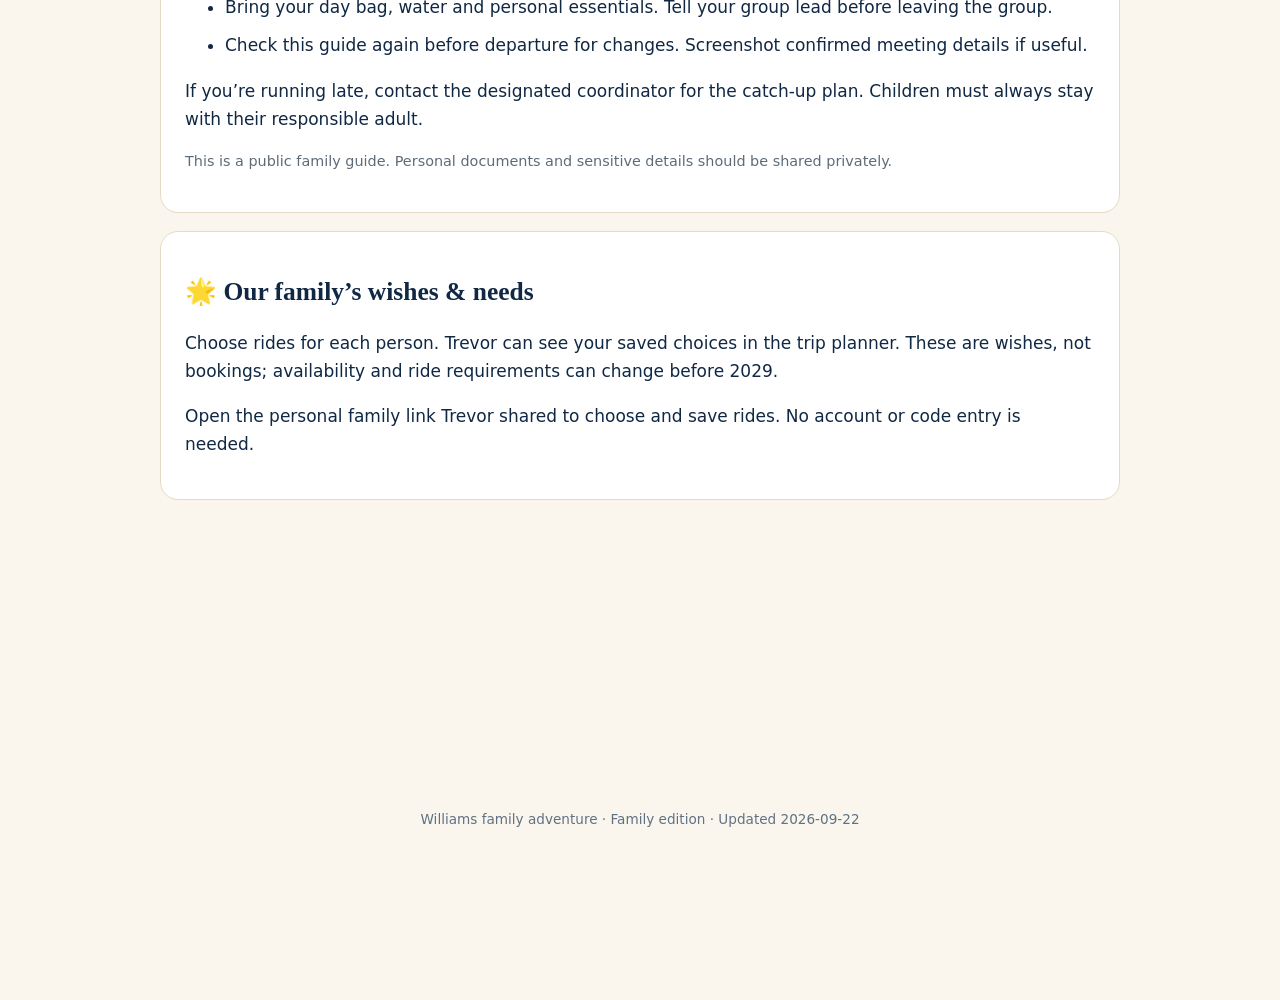
<file: Rick/index.html>
<!doctype html><html lang="en"><head><meta charset="utf-8"><meta name="viewport" content="width=device-width,initial-scale=1"><meta name="robots" content="noindex,nofollow"><title>Rick &amp; Alicia · Williams family trip</title><link rel="stylesheet" href="../style.css?v=art3"><link rel="stylesheet" href="../tickets.css"></head><body><header><small>✦ Williams family adventure ✦</small><h1>Rick &amp; Alicia’s trip</h1><p>Your meeting times, little reminders and magical moments.</p><span class="badge" style="color:#102844">Planning for 2029 · details subject to confirmation</span></header><main><section><h2>A relaxed trip starts here</h2><p>Check this page the evening before each day. We’ll list the main meeting times so the time in between is yours to enjoy.</p><p class="muted">Orlando activities use Orlando local time. Flight times and airport transfers need their own confirmed local-time instructions.</p><button onclick="document.querySelectorAll('details').forEach(d=>d.open=true);window.print()">Print / save your guide</button></section><div id="days"><img class="guide-art" src="../art/planning-desk.webp" alt="Storybook travel journal overlooking a magical park" loading="lazy" width="1672" height="941"><h2>🕰️ Your daily plans</h2><section><h3>Your schedule is on its way ✨</h3><p>Travel dates, daily plans, meeting places and times are still being finalized. Nothing here is a confirmed reservation yet.</p></section></div><div class="grid"><section id="stay"><h2>🏨 Your stay</h2><p>Your hotel and room details will appear here once selected for sharing.</p><p>Airport rides, hotel transfers and park pickup points will be listed in your daily plans. No rental car is planned.</p></section><section id="pack"><img class="guide-art" src="../art/ready-for-magic.webp" alt="Storybook illustration of a suitcase packed for adventure" loading="lazy" width="1672" height="941"><h2>🎒 Bring along</h2><ul><li>Travel ID, medications and essential documents in your carry-on.</li><li>Comfortable walking shoes, breathable clothes, swimwear and a light rain layer.</li><li>Refillable water bottles, sun protection and daily essentials.</li><li>Your phone, charging cables and park band when issued.</li><li>Children’s comfort items and enough essentials for travel day.</li><li>A small park bag with spare socks, a change of clothes for children, wipes and a waterproof pouch.</li><li>Dressier clothes and shoes if you request a formal couple dinner. Check the confirmed venue’s dress requirements before packing.</li><li>Personal mobility, sensory or feeding supplies you rely on; tell the coordinator what needs arranging.</li></ul><p>Planned for each family: a shared charging station and a power bank with Apple and Android cables. Strollers and extra supplies are being organized separately.</p></section></div><section id="help"><h2>💬 Who to ask</h2><p>A trip coordinator and backup contact will be shared before departure. VIP guides will lead the booked tour periods; separate arrangements cover the rest of the day.</p><p>Early hotel returns and the later park group will have separate meeting instructions. Follow your assigned group’s confirmed plan.</p><h3>Before each park day</h3><ul><li>Check tomorrow’s departure time and exact meeting point tonight. The listed departure time means ready to leave.</li><li>Charge phones, power banks and rechargeable park bands together overnight.</li><li>Know which group you are joining and whether you are returning early or staying late.</li><li>Bring your day bag, water and personal essentials. Tell your group lead before leaving the group.</li><li>Check this guide again before departure for changes. Screenshot confirmed meeting details if useful.</li></ul><p>If you’re running late, contact the designated coordinator for the catch-up plan. Children must always stay with their responsible adult.</p><p class="muted">This is a public family guide. Personal documents and sensitive details should be shared privately.</p></section></main><footer>Williams family adventure · Family edition · Updated 2026-09-22</footer><script src="../tickets.js?v=art2"></script><script type="module" src="../family-choices.js?v=sync1"></script></body></html>
</file>
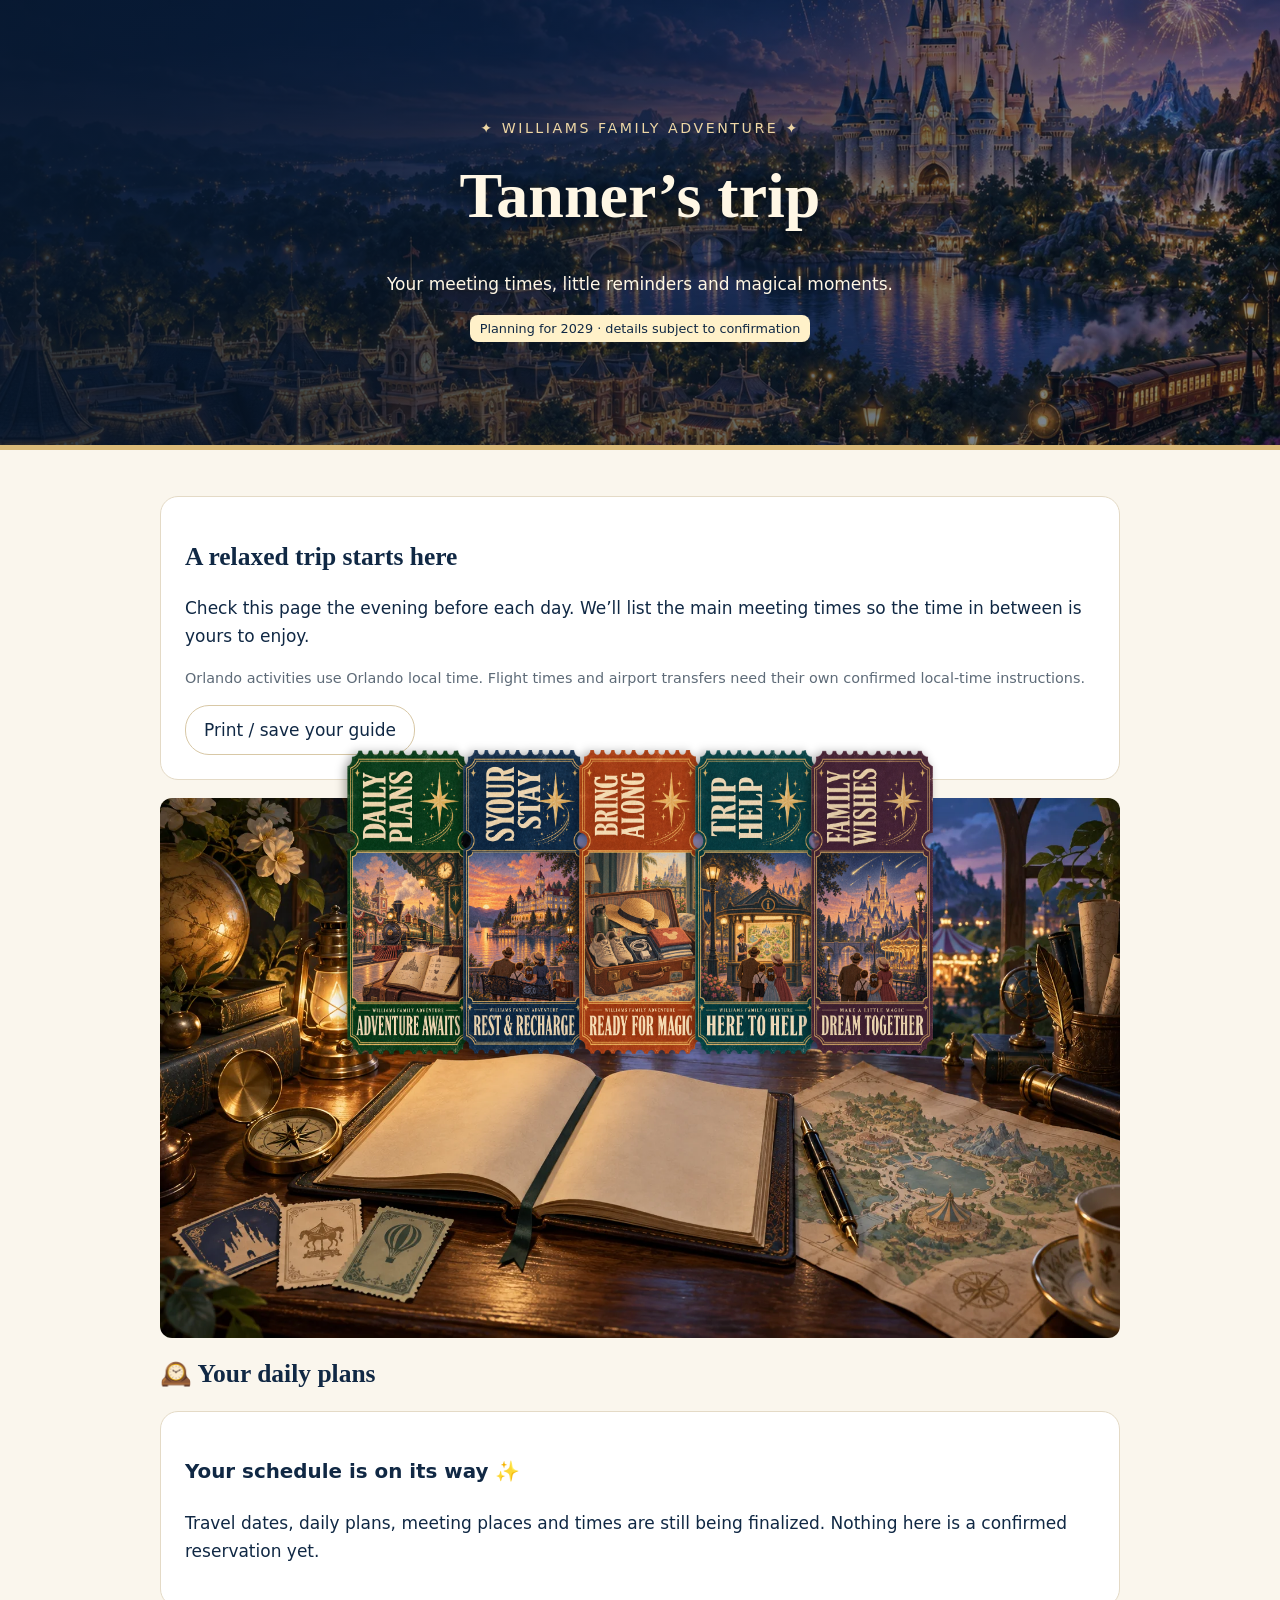
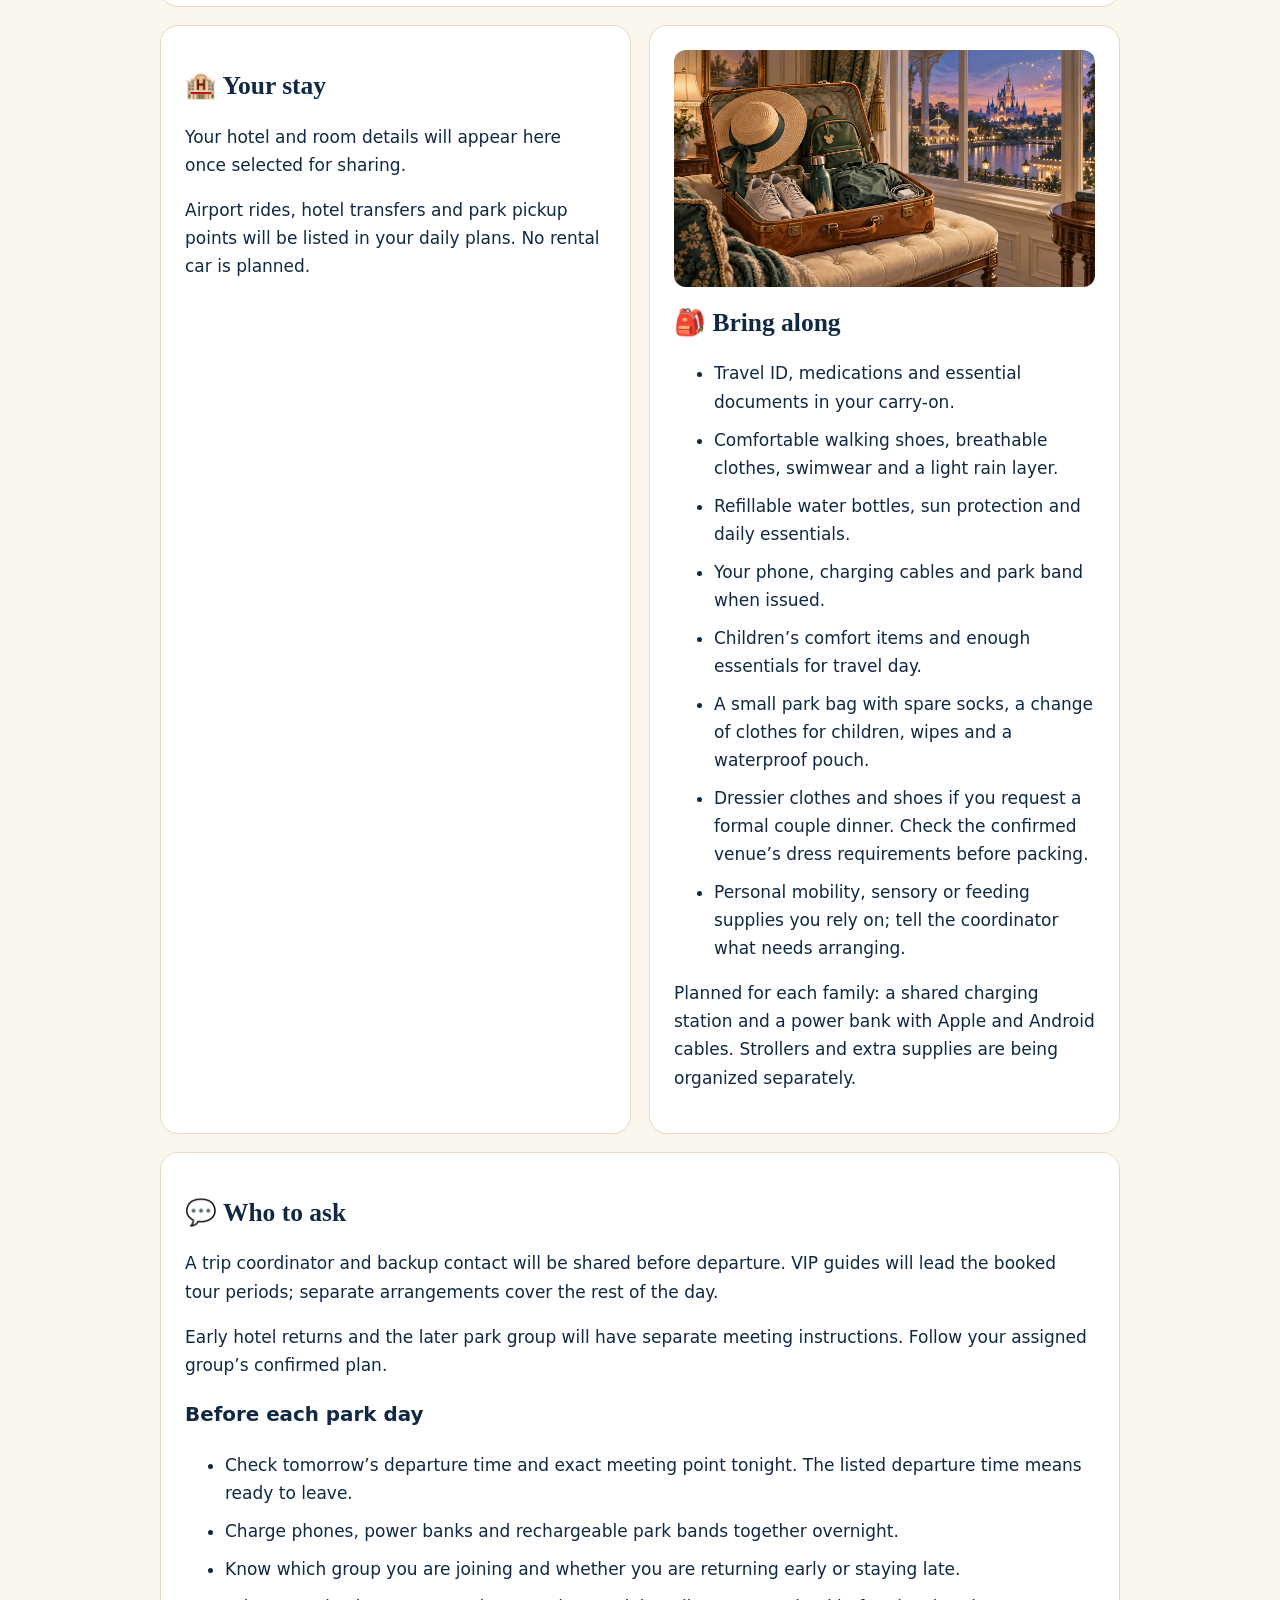
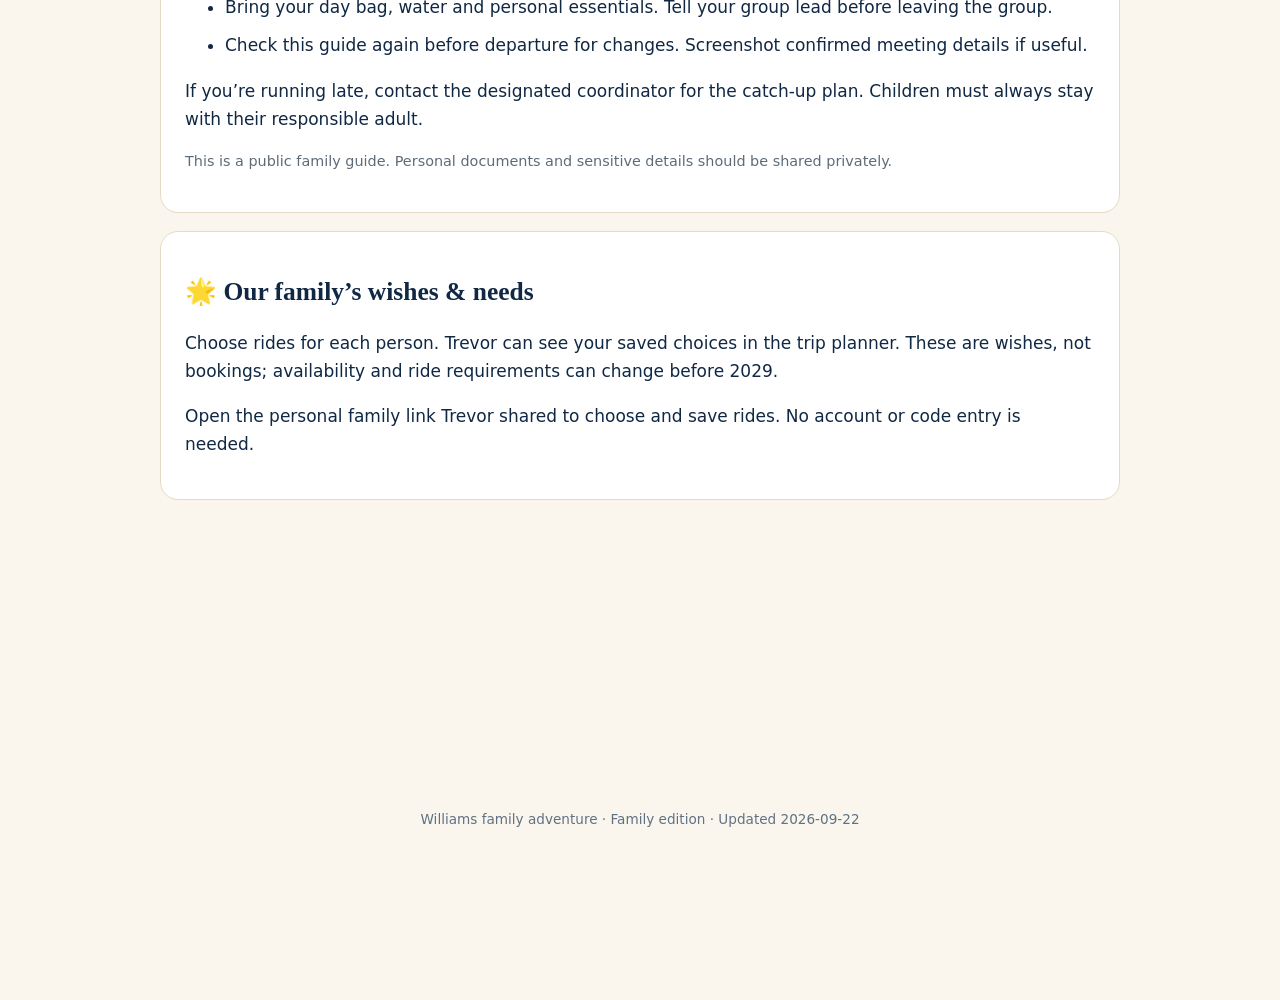
<file: Tanner/index.html>
<!doctype html><html lang="en"><head><meta charset="utf-8"><meta name="viewport" content="width=device-width,initial-scale=1"><meta name="robots" content="noindex,nofollow"><title>Tanner · Williams family trip</title><link rel="stylesheet" href="../style.css?v=art3"><link rel="stylesheet" href="../tickets.css"></head><body><header><small>✦ Williams family adventure ✦</small><h1>Tanner’s trip</h1><p>Your meeting times, little reminders and magical moments.</p><span class="badge" style="color:#102844">Planning for 2029 · details subject to confirmation</span></header><main><section><h2>A relaxed trip starts here</h2><p>Check this page the evening before each day. We’ll list the main meeting times so the time in between is yours to enjoy.</p><p class="muted">Orlando activities use Orlando local time. Flight times and airport transfers need their own confirmed local-time instructions.</p><button onclick="document.querySelectorAll('details').forEach(d=>d.open=true);window.print()">Print / save your guide</button></section><div id="days"><img class="guide-art" src="../art/planning-desk.webp" alt="Storybook travel journal overlooking a magical park" loading="lazy" width="1672" height="941"><h2>🕰️ Your daily plans</h2><section><h3>Your schedule is on its way ✨</h3><p>Travel dates, daily plans, meeting places and times are still being finalized. Nothing here is a confirmed reservation yet.</p></section></div><div class="grid"><section id="stay"><h2>🏨 Your stay</h2><p>Your hotel and room details will appear here once selected for sharing.</p><p>Airport rides, hotel transfers and park pickup points will be listed in your daily plans. No rental car is planned.</p></section><section id="pack"><img class="guide-art" src="../art/ready-for-magic.webp" alt="Storybook illustration of a suitcase packed for adventure" loading="lazy" width="1672" height="941"><h2>🎒 Bring along</h2><ul><li>Travel ID, medications and essential documents in your carry-on.</li><li>Comfortable walking shoes, breathable clothes, swimwear and a light rain layer.</li><li>Refillable water bottles, sun protection and daily essentials.</li><li>Your phone, charging cables and park band when issued.</li><li>Children’s comfort items and enough essentials for travel day.</li><li>A small park bag with spare socks, a change of clothes for children, wipes and a waterproof pouch.</li><li>Dressier clothes and shoes if you request a formal couple dinner. Check the confirmed venue’s dress requirements before packing.</li><li>Personal mobility, sensory or feeding supplies you rely on; tell the coordinator what needs arranging.</li></ul><p>Planned for each family: a shared charging station and a power bank with Apple and Android cables. Strollers and extra supplies are being organized separately.</p></section></div><section id="help"><h2>💬 Who to ask</h2><p>A trip coordinator and backup contact will be shared before departure. VIP guides will lead the booked tour periods; separate arrangements cover the rest of the day.</p><p>Early hotel returns and the later park group will have separate meeting instructions. Follow your assigned group’s confirmed plan.</p><h3>Before each park day</h3><ul><li>Check tomorrow’s departure time and exact meeting point tonight. The listed departure time means ready to leave.</li><li>Charge phones, power banks and rechargeable park bands together overnight.</li><li>Know which group you are joining and whether you are returning early or staying late.</li><li>Bring your day bag, water and personal essentials. Tell your group lead before leaving the group.</li><li>Check this guide again before departure for changes. Screenshot confirmed meeting details if useful.</li></ul><p>If you’re running late, contact the designated coordinator for the catch-up plan. Children must always stay with their responsible adult.</p><p class="muted">This is a public family guide. Personal documents and sensitive details should be shared privately.</p></section></main><footer>Williams family adventure · Family edition · Updated 2026-09-22</footer><script src="../tickets.js?v=art2"></script><script type="module" src="../family-choices.js?v=sync1"></script></body></html>
</file>
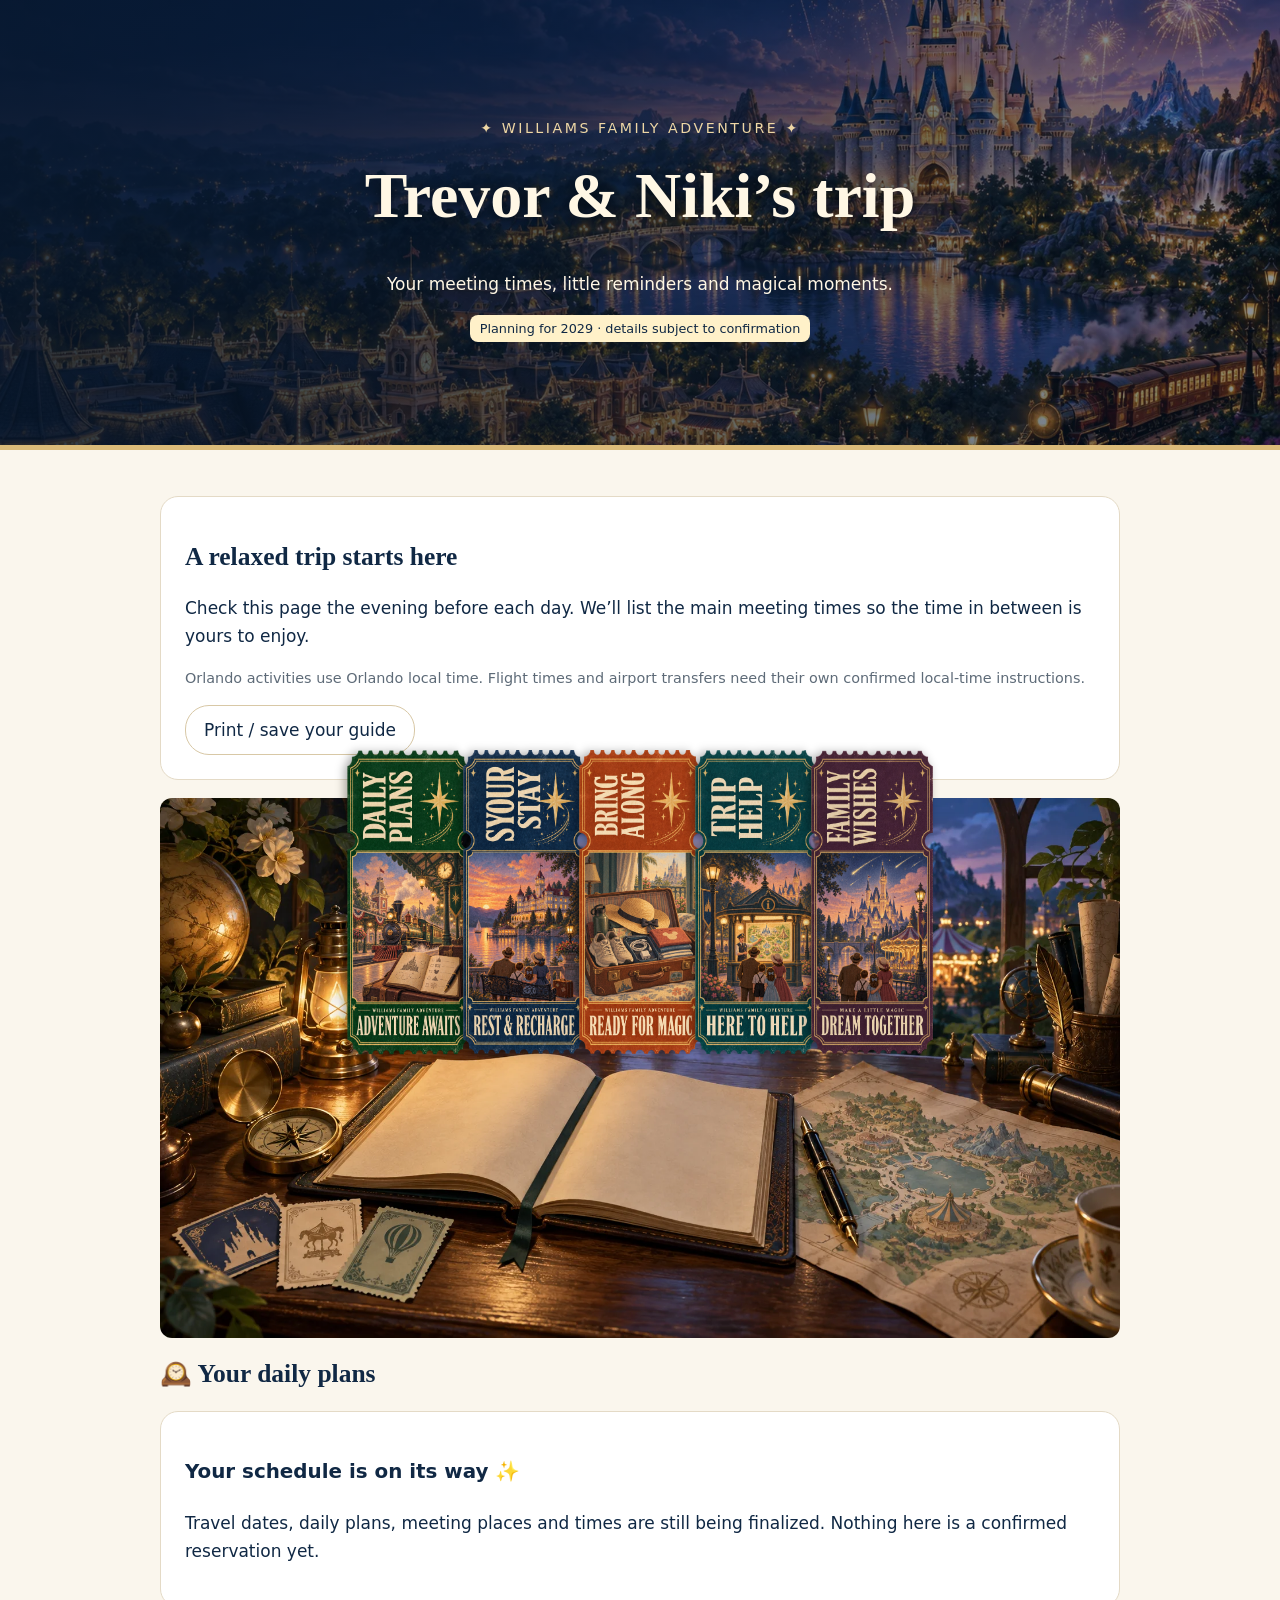
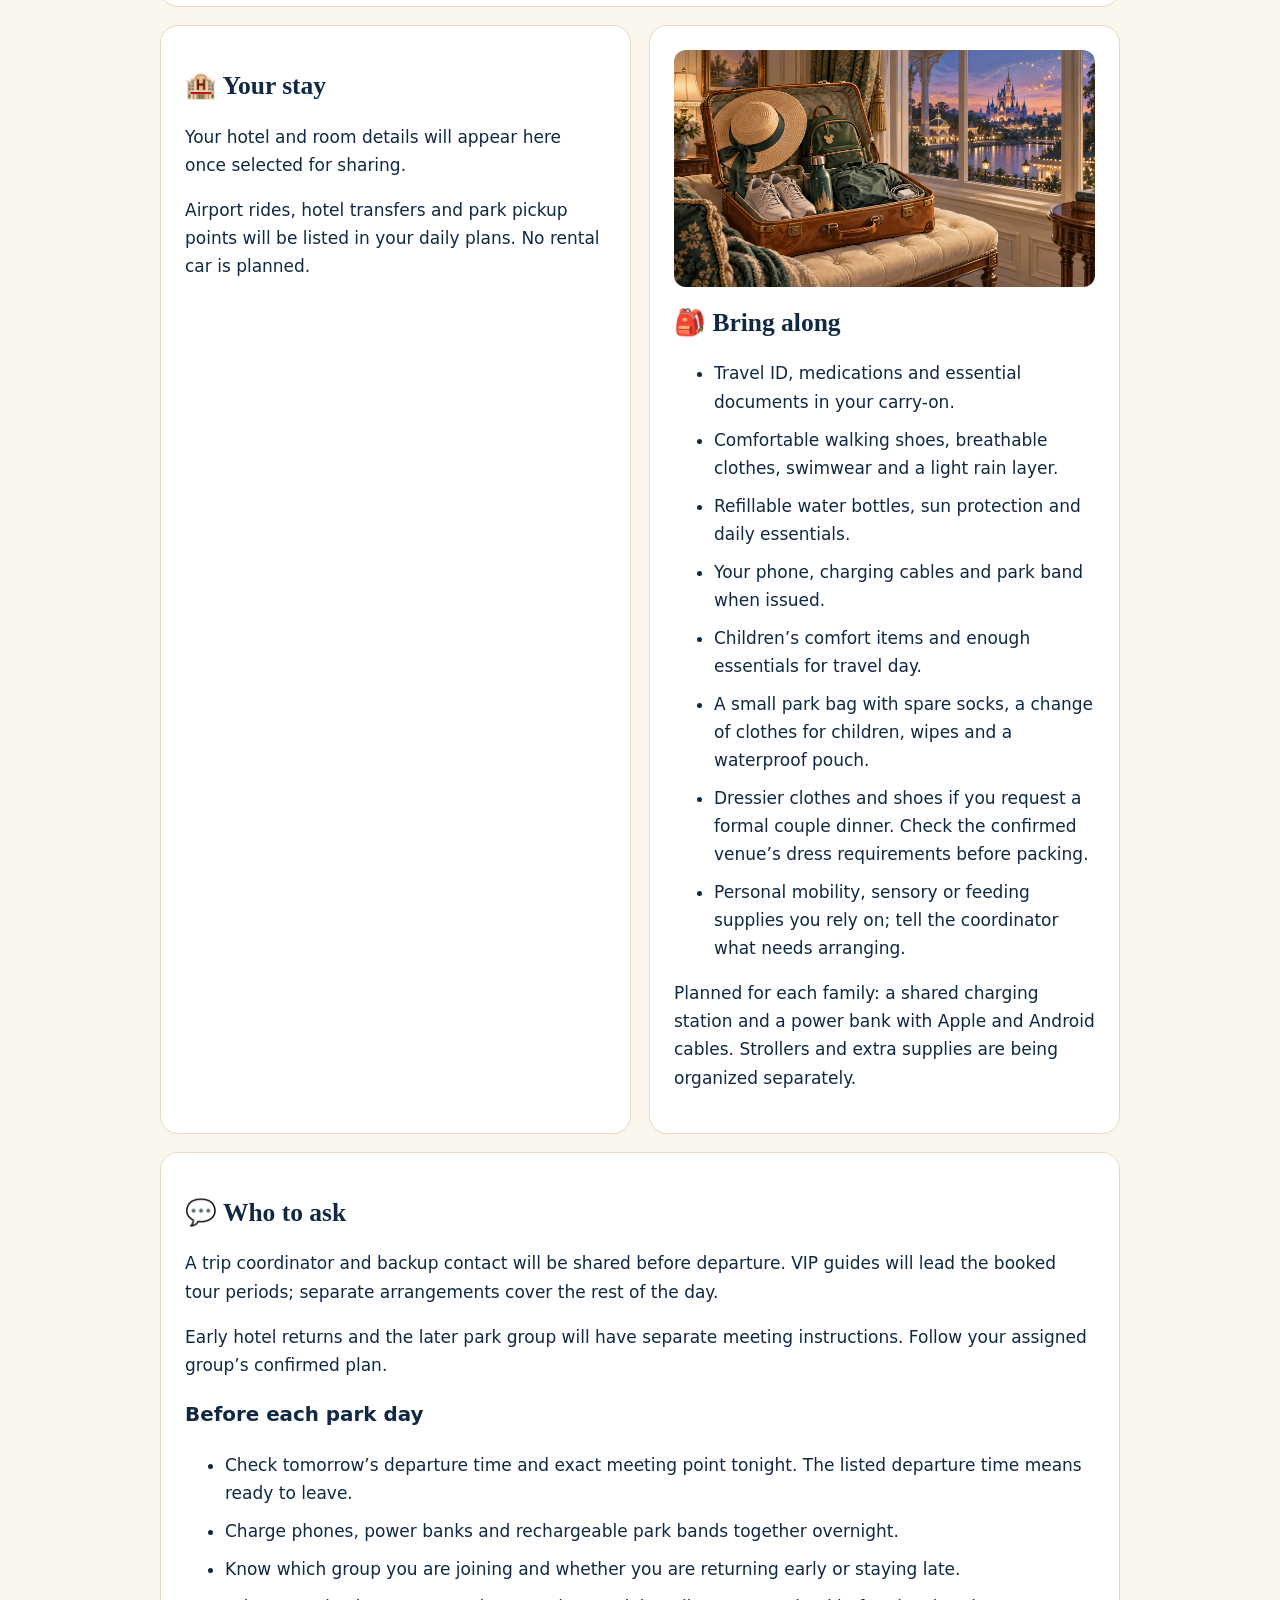
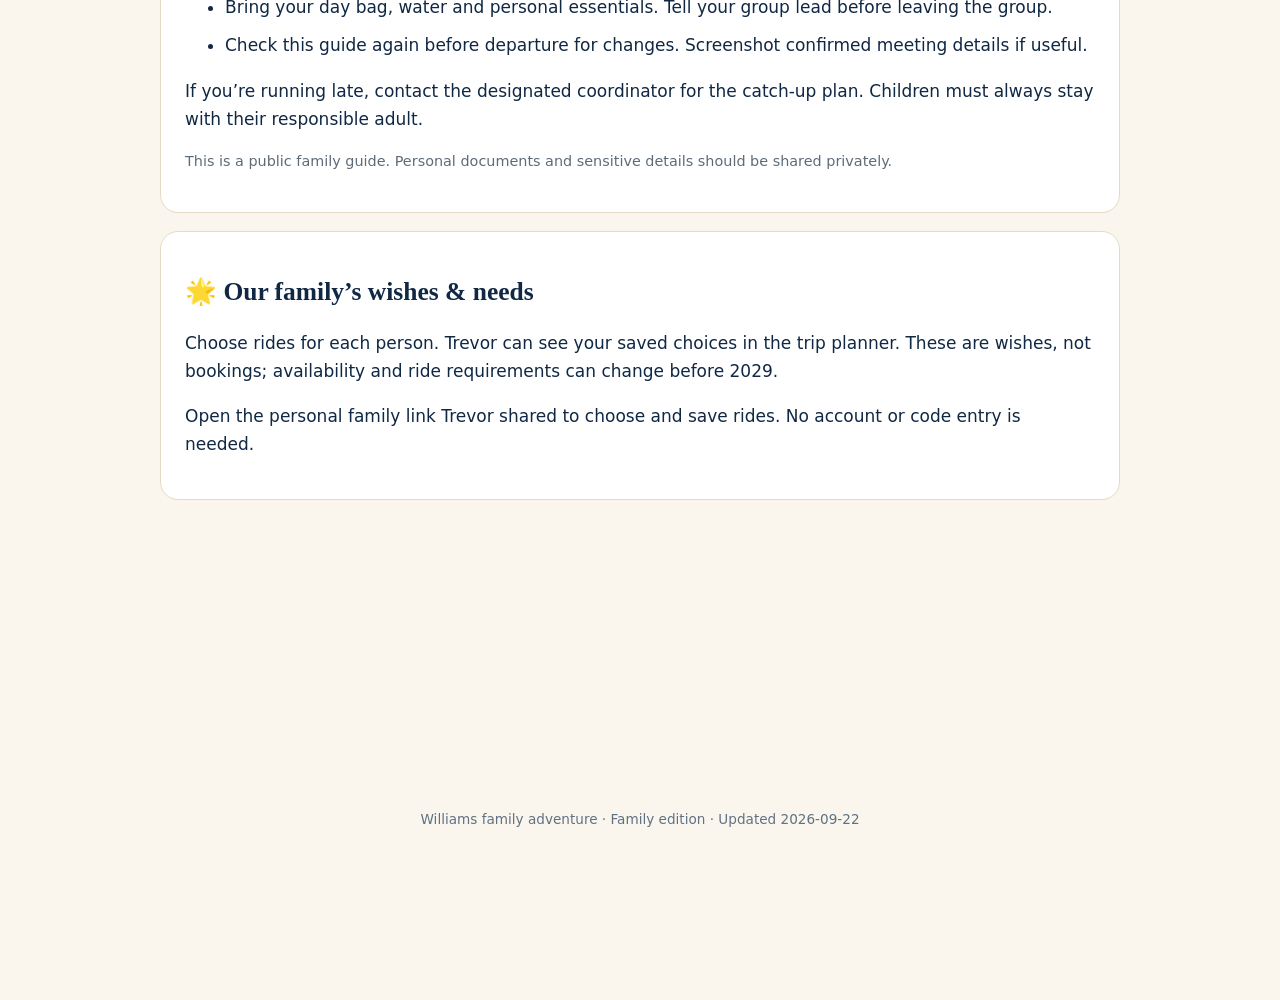
<file: Trevor/index.html>
<!doctype html><html lang="en"><head><meta charset="utf-8"><meta name="viewport" content="width=device-width,initial-scale=1"><meta name="robots" content="noindex,nofollow"><title>Trevor &amp; Niki · Williams family trip</title><link rel="stylesheet" href="../style.css?v=art3"><link rel="stylesheet" href="../tickets.css"></head><body><header><small>✦ Williams family adventure ✦</small><h1>Trevor &amp; Niki’s trip</h1><p>Your meeting times, little reminders and magical moments.</p><span class="badge" style="color:#102844">Planning for 2029 · details subject to confirmation</span></header><main><section><h2>A relaxed trip starts here</h2><p>Check this page the evening before each day. We’ll list the main meeting times so the time in between is yours to enjoy.</p><p class="muted">Orlando activities use Orlando local time. Flight times and airport transfers need their own confirmed local-time instructions.</p><button onclick="document.querySelectorAll('details').forEach(d=>d.open=true);window.print()">Print / save your guide</button></section><div id="days"><img class="guide-art" src="../art/planning-desk.webp" alt="Storybook travel journal overlooking a magical park" loading="lazy" width="1672" height="941"><h2>🕰️ Your daily plans</h2><section><h3>Your schedule is on its way ✨</h3><p>Travel dates, daily plans, meeting places and times are still being finalized. Nothing here is a confirmed reservation yet.</p></section></div><div class="grid"><section id="stay"><h2>🏨 Your stay</h2><p>Your hotel and room details will appear here once selected for sharing.</p><p>Airport rides, hotel transfers and park pickup points will be listed in your daily plans. No rental car is planned.</p></section><section id="pack"><img class="guide-art" src="../art/ready-for-magic.webp" alt="Storybook illustration of a suitcase packed for adventure" loading="lazy" width="1672" height="941"><h2>🎒 Bring along</h2><ul><li>Travel ID, medications and essential documents in your carry-on.</li><li>Comfortable walking shoes, breathable clothes, swimwear and a light rain layer.</li><li>Refillable water bottles, sun protection and daily essentials.</li><li>Your phone, charging cables and park band when issued.</li><li>Children’s comfort items and enough essentials for travel day.</li><li>A small park bag with spare socks, a change of clothes for children, wipes and a waterproof pouch.</li><li>Dressier clothes and shoes if you request a formal couple dinner. Check the confirmed venue’s dress requirements before packing.</li><li>Personal mobility, sensory or feeding supplies you rely on; tell the coordinator what needs arranging.</li></ul><p>Planned for each family: a shared charging station and a power bank with Apple and Android cables. Strollers and extra supplies are being organized separately.</p></section></div><section id="help"><h2>💬 Who to ask</h2><p>A trip coordinator and backup contact will be shared before departure. VIP guides will lead the booked tour periods; separate arrangements cover the rest of the day.</p><p>Early hotel returns and the later park group will have separate meeting instructions. Follow your assigned group’s confirmed plan.</p><h3>Before each park day</h3><ul><li>Check tomorrow’s departure time and exact meeting point tonight. The listed departure time means ready to leave.</li><li>Charge phones, power banks and rechargeable park bands together overnight.</li><li>Know which group you are joining and whether you are returning early or staying late.</li><li>Bring your day bag, water and personal essentials. Tell your group lead before leaving the group.</li><li>Check this guide again before departure for changes. Screenshot confirmed meeting details if useful.</li></ul><p>If you’re running late, contact the designated coordinator for the catch-up plan. Children must always stay with their responsible adult.</p><p class="muted">This is a public family guide. Personal documents and sensitive details should be shared privately.</p></section></main><footer>Williams family adventure · Family edition · Updated 2026-09-22</footer><script src="../tickets.js?v=art2"></script><script type="module" src="../family-choices.js?v=sync1"></script></body></html>
</file>
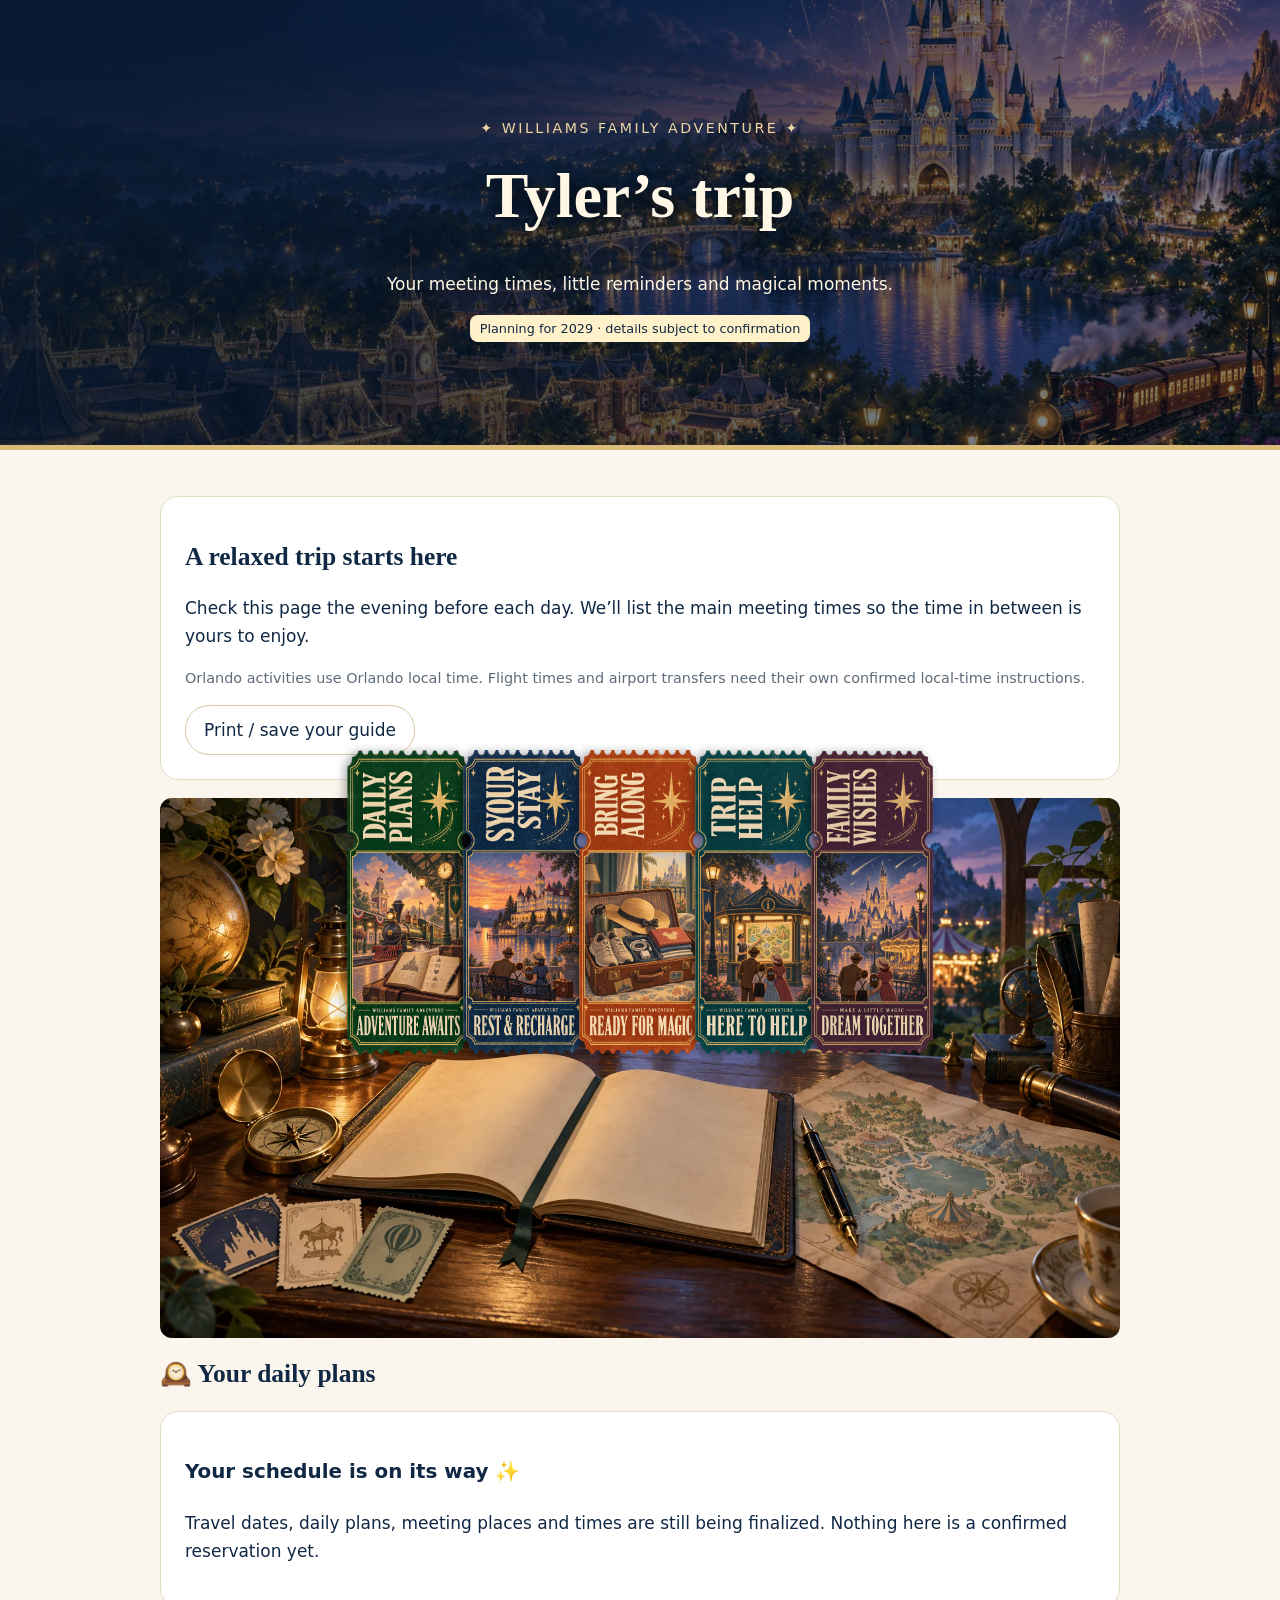
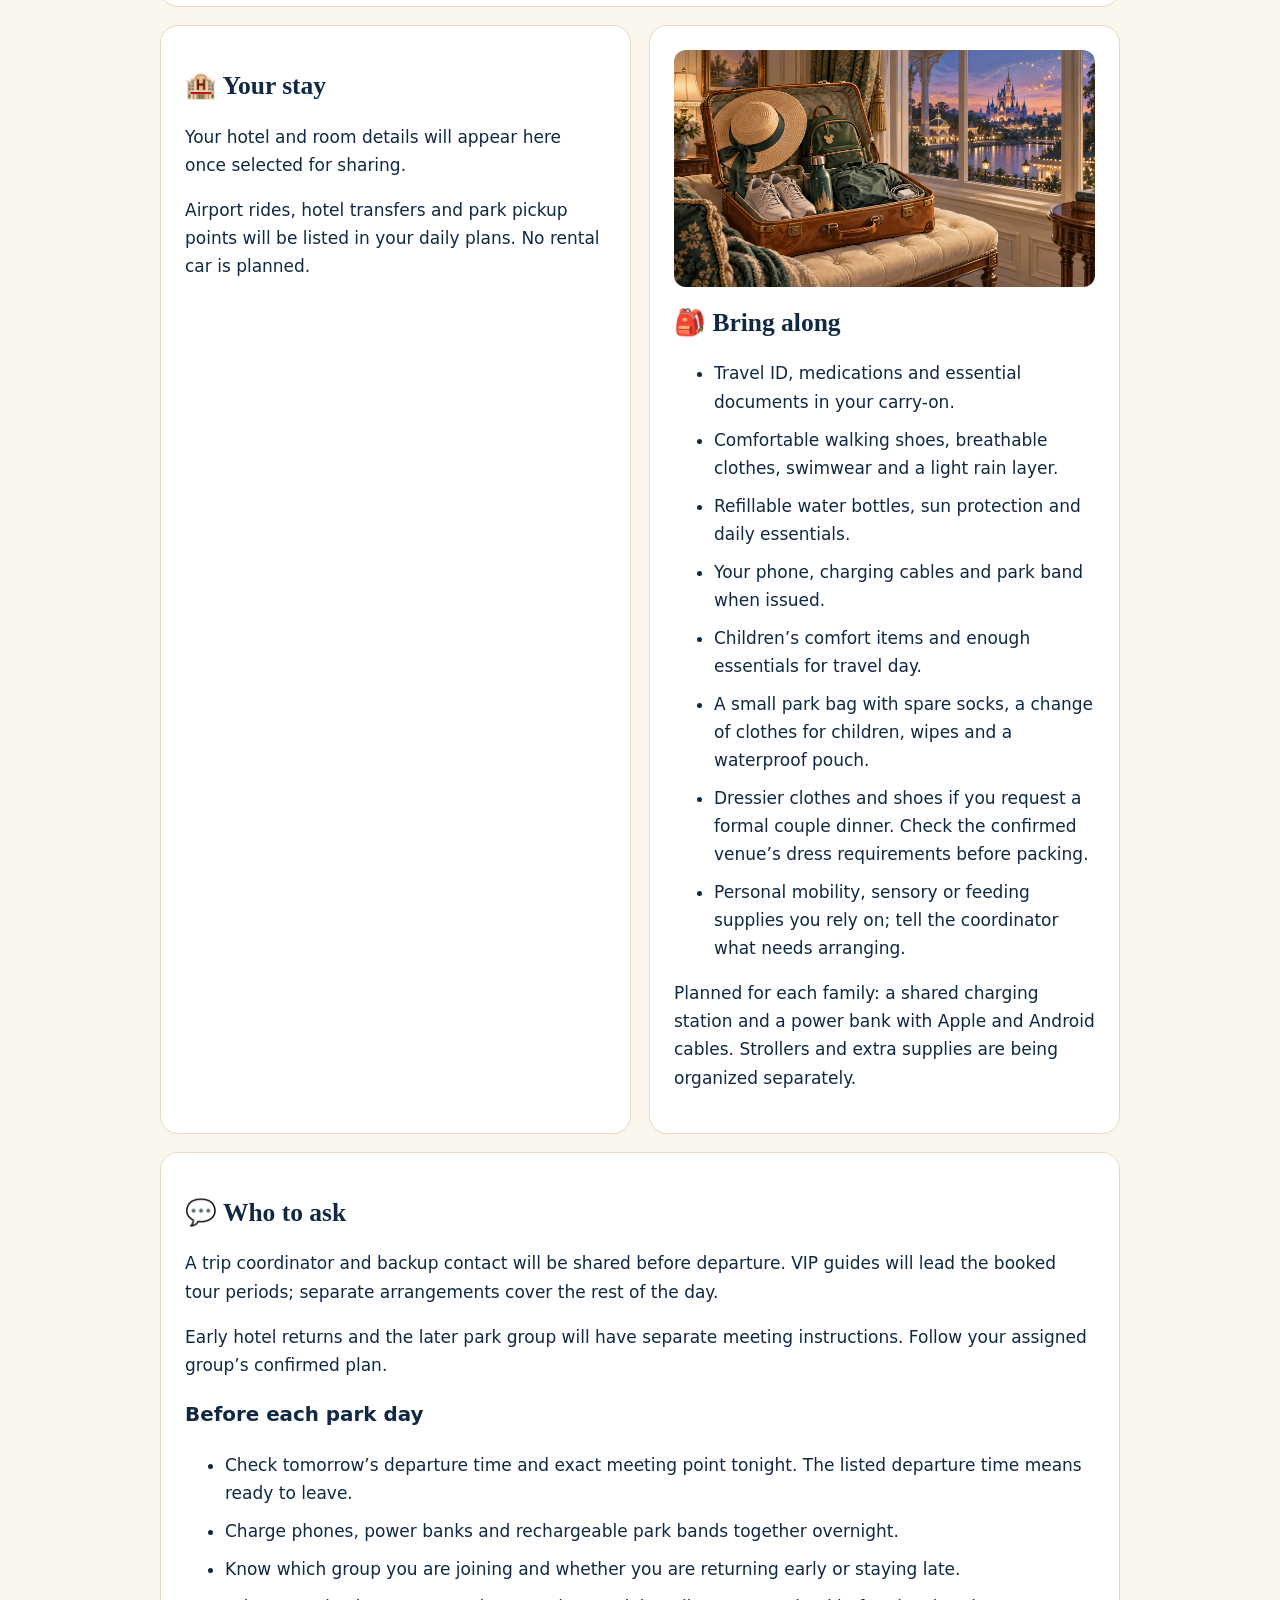
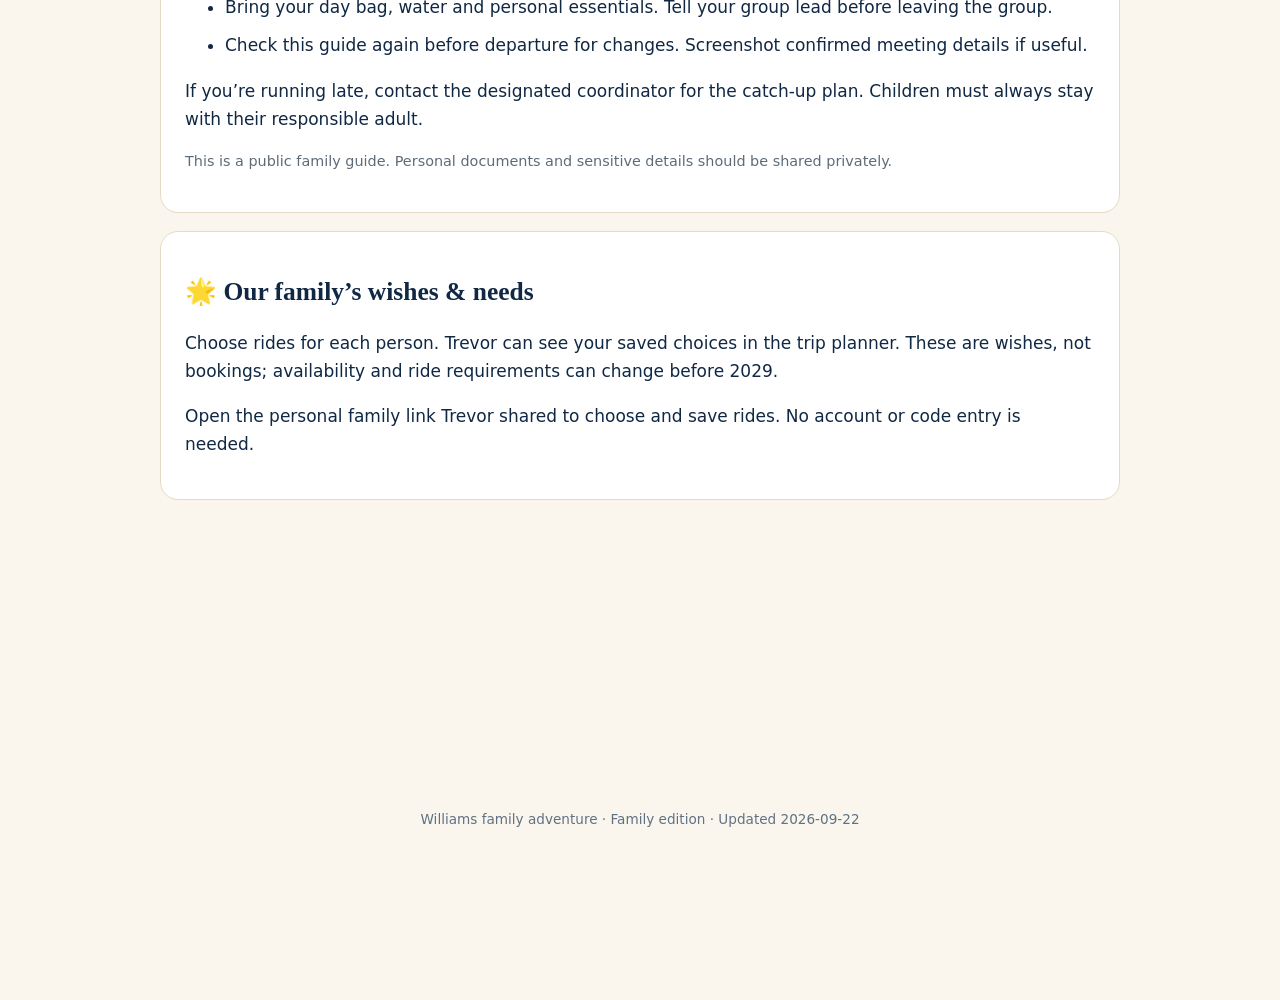
<file: Tyler/index.html>
<!doctype html><html lang="en"><head><meta charset="utf-8"><meta name="viewport" content="width=device-width,initial-scale=1"><meta name="robots" content="noindex,nofollow"><title>Tyler · Williams family trip</title><link rel="stylesheet" href="../style.css?v=art3"><link rel="stylesheet" href="../tickets.css"></head><body><header><small>✦ Williams family adventure ✦</small><h1>Tyler’s trip</h1><p>Your meeting times, little reminders and magical moments.</p><span class="badge" style="color:#102844">Planning for 2029 · details subject to confirmation</span></header><main><section><h2>A relaxed trip starts here</h2><p>Check this page the evening before each day. We’ll list the main meeting times so the time in between is yours to enjoy.</p><p class="muted">Orlando activities use Orlando local time. Flight times and airport transfers need their own confirmed local-time instructions.</p><button onclick="document.querySelectorAll('details').forEach(d=>d.open=true);window.print()">Print / save your guide</button></section><div id="days"><img class="guide-art" src="../art/planning-desk.webp" alt="Storybook travel journal overlooking a magical park" loading="lazy" width="1672" height="941"><h2>🕰️ Your daily plans</h2><section><h3>Your schedule is on its way ✨</h3><p>Travel dates, daily plans, meeting places and times are still being finalized. Nothing here is a confirmed reservation yet.</p></section></div><div class="grid"><section id="stay"><h2>🏨 Your stay</h2><p>Your hotel and room details will appear here once selected for sharing.</p><p>Airport rides, hotel transfers and park pickup points will be listed in your daily plans. No rental car is planned.</p></section><section id="pack"><img class="guide-art" src="../art/ready-for-magic.webp" alt="Storybook illustration of a suitcase packed for adventure" loading="lazy" width="1672" height="941"><h2>🎒 Bring along</h2><ul><li>Travel ID, medications and essential documents in your carry-on.</li><li>Comfortable walking shoes, breathable clothes, swimwear and a light rain layer.</li><li>Refillable water bottles, sun protection and daily essentials.</li><li>Your phone, charging cables and park band when issued.</li><li>Children’s comfort items and enough essentials for travel day.</li><li>A small park bag with spare socks, a change of clothes for children, wipes and a waterproof pouch.</li><li>Dressier clothes and shoes if you request a formal couple dinner. Check the confirmed venue’s dress requirements before packing.</li><li>Personal mobility, sensory or feeding supplies you rely on; tell the coordinator what needs arranging.</li></ul><p>Planned for each family: a shared charging station and a power bank with Apple and Android cables. Strollers and extra supplies are being organized separately.</p></section></div><section id="help"><h2>💬 Who to ask</h2><p>A trip coordinator and backup contact will be shared before departure. VIP guides will lead the booked tour periods; separate arrangements cover the rest of the day.</p><p>Early hotel returns and the later park group will have separate meeting instructions. Follow your assigned group’s confirmed plan.</p><h3>Before each park day</h3><ul><li>Check tomorrow’s departure time and exact meeting point tonight. The listed departure time means ready to leave.</li><li>Charge phones, power banks and rechargeable park bands together overnight.</li><li>Know which group you are joining and whether you are returning early or staying late.</li><li>Bring your day bag, water and personal essentials. Tell your group lead before leaving the group.</li><li>Check this guide again before departure for changes. Screenshot confirmed meeting details if useful.</li></ul><p>If you’re running late, contact the designated coordinator for the catch-up plan. Children must always stay with their responsible adult.</p><p class="muted">This is a public family guide. Personal documents and sensitive details should be shared privately.</p></section></main><footer>Williams family adventure · Family edition · Updated 2026-09-22</footer><script src="../tickets.js?v=art2"></script><script type="module" src="../family-choices.js?v=sync1"></script></body></html>
</file>
<file: style.css>
:root{color-scheme:light;--navy:#102844;--gold:#dbbb79}*{box-sizing:border-box}body{margin:0;background:#faf6ed;color:var(--navy);font:17px/1.65 system-ui,sans-serif}header{background:radial-gradient(ellipse at top,#315d81,#102844 70%);color:#fff7e5;text-align:center;padding:70px 22px 56px;border-bottom:5px solid var(--gold)}header small{letter-spacing:.18em;text-transform:uppercase;color:#eed7a5}h1,h2{font-family:Georgia,serif;line-height:1.2}h1{font-size:clamp(2.2rem,6vw,4rem);margin:18px 0}main{max-width:1000px;margin:auto;padding:28px 20px 80px}nav{display:flex;gap:10px;flex-wrap:wrap;margin-bottom:28px}a,button{color:var(--navy)}nav a,button{background:#fff;border:1px solid #d8c8a6;border-radius:24px;padding:10px 18px;text-decoration:none}section,details{background:white;border:1px solid #e4dac6;border-radius:18px;padding:24px;margin:18px 0;scroll-margin-top:20px}summary{cursor:pointer;font-weight:700;font-size:1.1rem}article{display:grid;grid-template-columns:100px 1fr;gap:16px;padding:18px 0;border-bottom:1px solid #eee6d6}article:last-child{border:0}.muted{color:#5e6b78;font-size:.9rem}.badge{display:inline-block;background:#fff1c9;padding:3px 10px;border-radius:8px;font-size:.8rem}.grid{display:grid;grid-template-columns:1fr 1fr;gap:18px}.grid section{margin:0}li{margin:10px 0}footer{text-align:center;font-size:.85rem;color:#607184;padding:20px}button{font:inherit;cursor:pointer}@media(max-width:600px){.grid{grid-template-columns:1fr}article{grid-template-columns:75px 1fr}section,details{padding:18px}header{padding:45px 20px}}@media print{nav,button{display:none}header{background:none;color:#102844;padding:10px}details{break-inside:avoid}body{font-size:12px}}header{min-height:450px;display:flex;flex-direction:column;justify-content:center;align-items:center;background:linear-gradient(90deg,#071629d9,#07162975),url('art/magical-arrival-hero.webp') center/cover}header h1{max-width:850px;text-shadow:0 2px 14px #0008}.guide-art{display:block;width:100%;height:auto;aspect-ratio:16/9;object-fit:cover;border-radius:12px;margin:0 0 20px}@media(max-width:600px){header{background-position:62% center;min-height:430px}}@media print{header{background:none;min-height:0}.guide-art{display:none}}
</file>
<file: tickets.css>
html{scroll-behavior:auto}main{padding-bottom:290px}.ticket-chapter{scroll-margin-top:18px;margin:28px 0;padding:22px;background:#fff;border:1px solid #dce3ec;border-radius:14px}.ticket-chapter>h2{font-size:24px;color:#1a6fc4;margin-bottom:20px}.ticket-chapter>.section-title{margin-top:22px}.import-ticket-nav{position:fixed;bottom:0;left:0;right:0;height:150px;display:flex;justify-content:center;z-index:1000;pointer-events:none}.import-ticket-nav button{position:relative;width:9vw;max-width:140px;flex-shrink:0;margin-left:-2.4vw;background:none;border:0;padding:0;height:260px;pointer-events:auto;transition:transform .25s;filter:drop-shadow(-3px 0 5px #0005);z-index:calc(var(--i) + 1)}.import-ticket-nav button:first-child{margin-left:0}.import-ticket-nav img{display:block;width:100%;height:auto;pointer-events:none}.import-ticket-nav button:hover:not(.settled),.import-ticket-nav button:focus-visible{transform:translateY(-77px);z-index:30}.import-ticket-nav button[aria-current]{filter:drop-shadow(0 0 7px #edb953)}
@media(max-width:760px){.ticket-chapter{padding:16px;margin:18px 0}.import-ticket-nav{height:200px;max-width:460px;margin:auto}.import-ticket-nav button{--angle:calc((var(--i) - 6)*11deg);position:absolute;left:50%;bottom:-36px;width:clamp(68px,19vw,88px);max-width:none;height:180px;margin:0;transform-origin:50% 100%;transform:translateX(-50%) rotate(var(--angle)) translateY(-26px);touch-action:manipulation}.import-ticket-nav img{height:100%;object-fit:contain}.import-ticket-nav button:nth-child(6) img{transform:rotate(180deg)}.import-ticket-nav button:hover:not(.settled),.import-ticket-nav button:focus-visible{transform:translateX(-50%) rotate(var(--angle)) translateY(-66px)}.import-ticket-nav button.settled{transform:translateX(-50%) rotate(var(--angle)) translateY(-26px)}}
@media(prefers-reduced-motion:reduce){.import-ticket-nav button{transition:none}}@media print{.import-ticket-nav,#sparkles{display:none!important}.ticket-chapter{break-inside:auto}}
#sparkles{position:fixed;inset:0;width:100%;height:100%;pointer-events:none;z-index:1500}
.desktop-ticket-flight{position:fixed;z-index:1200;height:auto;pointer-events:none;transform-origin:center top;filter:drop-shadow(0 0 15px #edbf6c99);animation:desktop-ticket-ride 1.5s cubic-bezier(.4,0,.2,1) both}@keyframes desktop-ticket-ride{0%{transform:translate(0,0) rotate(0);opacity:1}25%{transform:translate(calc(var(--dx)*.2),calc(var(--dy)*.35 - 30px)) rotate(-12deg) scale(1.12);opacity:1}78%{transform:translate(calc(var(--dx)*.92),calc(var(--dy)*.94)) rotate(8deg) scale(.7);opacity:1}100%{transform:translate(var(--dx),var(--dy)) rotate(0) scale(.3);opacity:0}}@media(prefers-reduced-motion:reduce){.desktop-ticket-flight{display:none}}
/* Mobile lift is timed explicitly; touch browsers may retain :hover after a tap. */
@media(max-width:760px){
 .import-ticket-nav button:hover:not(.settled),.import-ticket-nav button:focus-visible,.import-ticket-nav button.settled{transform:translateX(-50%) rotate(var(--angle)) translateY(-26px);z-index:calc(var(--i) + 1)}
 .import-ticket-nav button.mobile-peek,.import-ticket-nav button.mobile-peek:hover{transform:translateX(-50%) rotate(var(--angle)) translateY(-66px);z-index:30}
}

.import-ticket-nav{gap:0;margin-bottom:0;background:transparent}.import-ticket-nav button{width:140px;margin-left:-24px;border-radius:0}.import-ticket-nav button:first-child{margin-left:0}main{padding-bottom:270px}footer{padding-bottom:170px}@media(max-width:760px){.import-ticket-nav button{--angle:calc((var(--i) - 2)*18deg);width:clamp(74px,22vw,88px);margin:0}.import-ticket-nav button:first-child{margin:0}.import-ticket-nav button:nth-child(6) img{transform:none}footer{padding-bottom:200px}}@media print{main,footer{padding-bottom:0}}
</file>
